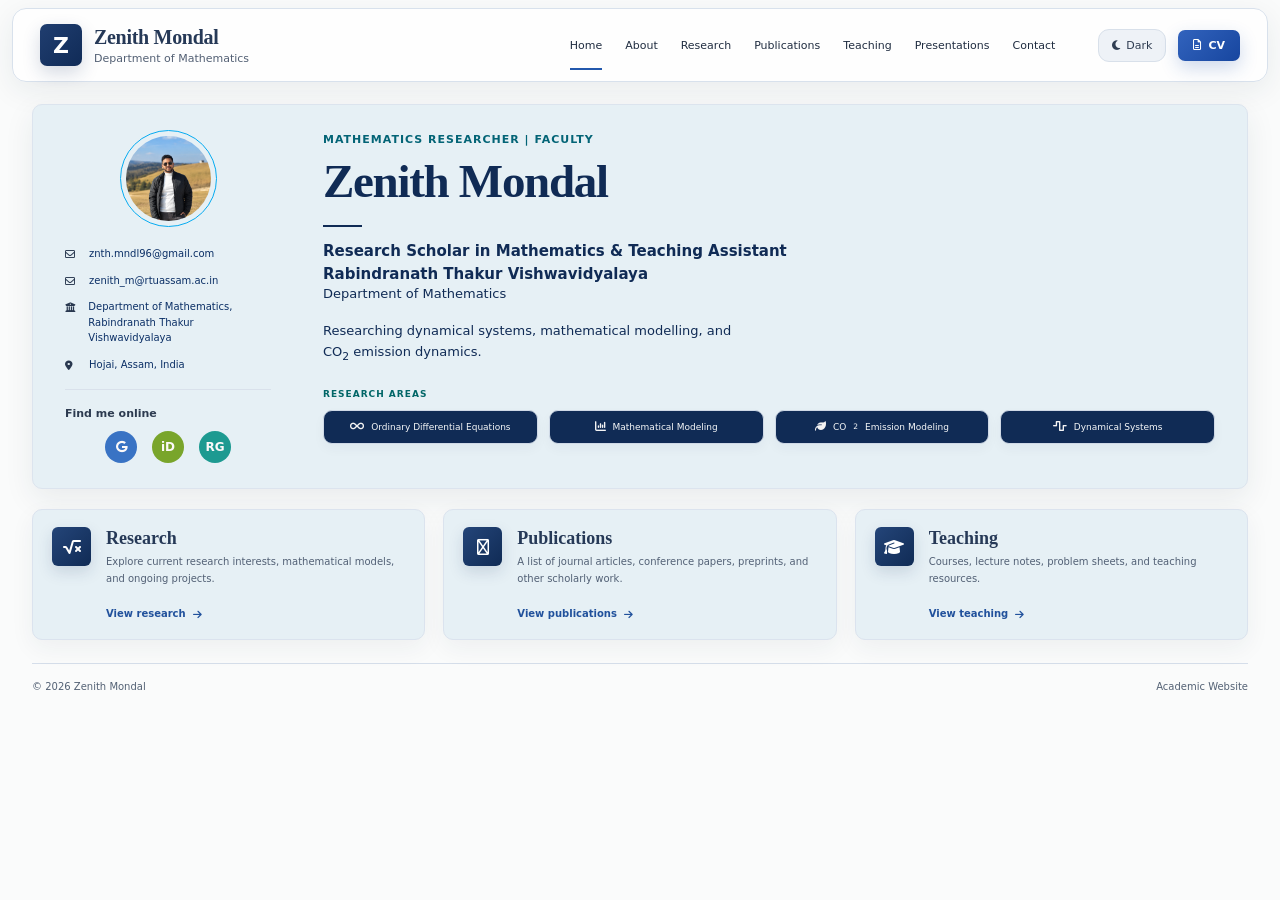
<file: index.html>
<!DOCTYPE html>

<html lang="en">

<head>

    <meta charset="UTF-8">

    <meta name="viewport"
          content="width=device-width, initial-scale=1.0">

    <meta name="description"
          content="Academic website of Zenith Mondal, Mathematics Research Scholar.">

    <title>Zenith Mondal | Mathematics</title>


    <!-- Google Fonts -->

    <link rel="preconnect"
          href="https://fonts.googleapis.com">

    <link rel="preconnect"
          href="https://fonts.gstatic.com"
          crossorigin>


    <link href="https://fonts.googleapis.com/css2?family=Inter:wght@400;500;600;700&display=swap"
          rel="stylesheet">


    <!-- Font Awesome -->

    <link rel="stylesheet"
          href="https://cdnjs.cloudflare.com/ajax/libs/font-awesome/6.5.2/css/all.min.css">


    <!-- Main CSS -->

    <link rel="stylesheet"
          href="css/style.css">

</head>


<body>


<!-- =========================
     NAVBAR
========================= -->

<header class="topbar">


    <!-- BRAND -->

    <a class="brand"
       href="index.html">

        <span class="brand-mark">
            Z
        </span>


        <span class="brand-text">

            <strong>
                Zenith Mondal
            </strong>

            <small>
                Department of Mathematics
            </small>

        </span>

    </a>



    <!-- NAVIGATION -->

    <nav class="nav"
         id="nav">

        <a href="index.html"
           class="active">
            Home
        </a>


        <a href="about.html">
            About
        </a>


        <a href="research.html">
            Research
        </a>


        <a href="publications.html">
            Publications
        </a>


        <a href="teaching.html">
            Teaching
        </a>


        <a href="presentations.html">
            Presentations
        </a>


        <a href="contact.html">
            Contact
        </a>

    </nav>



    <!-- ACTION BUTTONS -->

    <div class="top-actions">


        <!-- DARK MODE -->

        <button class="theme-btn"
                id="themeToggle"
                aria-label="Toggle dark mode">

            <i class="fa-solid fa-moon"></i>

            <span>
                Dark
            </span>

        </button>



        <!-- CV -->

        <a class="cv-btn"
           href="files/CURRICULUM VITAE.pdf"
           target="_blank">

            <i class="fa-regular fa-file-lines"></i>

            <span>
                CV
            </span>

        </a>



        <!-- MOBILE MENU -->

        <button class="menu-btn"
                id="menuToggle"
                aria-label="Open navigation">

            <i class="fa-solid fa-bars"></i>

        </button>


    </div>


</header>



<!-- =========================
     MAIN
========================= -->

<main class="shell">


<!-- =========================
     HERO SECTION
========================= -->

<section class="hero-card">


    <!-- LEFT SIDEBAR -->

    <aside class="profile-wrap">


        <!-- PHOTO -->

        <div class="profile-image-box">

            <img
                class="profile-photo"

                src="images/profile.png"

                alt="Zenith Mondal"

                onerror="this.src='images/profile-placeholder.svg'">

        </div>



        <!-- CONTACT -->

        <div class="contact-list">


            <a href="mailto:znth.mndl96@gmail.com">

                <i class="fa-regular fa-envelope"></i>

                <span>
                    znth.mndl96@gmail.com
                </span>

            </a>



            <a href="mailto:zenith_m@rtuassam.ac.in">

                <i class="fa-regular fa-envelope"></i>

                <span>
                    zenith_m@rtuassam.ac.in
                </span>

            </a>



            <div>

                <i class="fa-solid fa-building-columns"></i>

                <span>

                    Department of Mathematics,

                    <br>

                    Rabindranath Thakur Vishwavidyalaya

                </span>

            </div>



            <div>

                <i class="fa-solid fa-location-dot"></i>

                <span>

                    Hojai, Assam, India

                </span>

            </div>


        </div>



        <div class="sidebar-divider"></div>



        <!-- SOCIAL -->

        <div class="online-title">

            Find me online

        </div>



        <div class="social-row">


            <!-- GOOGLE SCHOLAR -->

            <a
                class="scholar"
                href="https://scholar.google.com/citations?user=d3D9UiIAAAAJ&hl=en&oi=ao"

                target="_blank"

                aria-label="Google Scholar">

                <i class="fa-brands fa-google"></i>

            </a>



            <!-- ORCID -->

            <a
                class="orcid"
                href="https://orcid.org/0009-0007-7200-3568"

                target="_blank"

                aria-label="ORCID">

                iD

            </a>



            <!-- RESEARCHGATE -->

            <a
                class="researchgate"
                href="https://www.researchgate.net/profile/Zenith-Mondal-2"

                target="_blank"

                aria-label="ResearchGate">

                RG

            </a>


        </div>


    </aside>



    <!-- RIGHT CONTENT -->

    <div class="hero-content">


        <!-- LABEL -->

        <div class="hero-label">

            Mathematics Researcher |
            Faculty

        </div>



        <!-- NAME -->

        <h1>

            Zenith Mondal

        </h1>



        <!-- DESIGN LINE -->

        <div class="name-line"></div>



        <!-- POSITION -->

        <p class="subtitle">

            Research Scholar in Mathematics & Teaching Assistant

        </p>



        <!-- UNIVERSITY -->

        <h3>

            Rabindranath Thakur Vishwavidyalaya

        </h3>



        <p class="muted">

            Department of Mathematics

        </p>



        <!-- RESEARCH -->

        <p class="research-statement">

            Researching dynamical systems,
            mathematical modelling, and
            CO<sub>2</sub> emission dynamics.

        </p>



        <!-- RESEARCH AREAS -->

        <div class="section-block">


            <div class="eyebrow">

                Research Areas

            </div>



            <div class="tags">


                <span>

                    <i class="fa-solid fa-infinity"></i>

                    Ordinary Differential Equations

                </span>



                <span>

                    <i class="fa-solid fa-chart-column"></i>

                    Mathematical Modeling

                </span>



                <span>

                    <i class="fa-solid fa-leaf"></i>

                    CO<sub>2</sub>Emission Modeling

                </span>



                <span>

                    <i class="fa-solid fa-wave-square"></i>

                    Dynamical Systems

                </span>


            </div>


        </div>


    </div>


</section>



<!-- =========================
     QUICK LINKS
========================= -->

<section class="content-grid">


    <!-- RESEARCH -->

    <article class="info-card">


        <div class="card-icon">

            <i class="fa-solid fa-square-root-variable"></i>

        </div>


        <div class="card-content">

            <h2>

                Research

            </h2>


            <p>

                Explore current research interests,
                mathematical models, and ongoing projects.

            </p>


            <a
                class="arrow-link"
                href="research.html">

                View research

                <i class="fa-solid fa-arrow-right"></i>

            </a>

        </div>


    </article>



    <!-- PUBLICATIONS -->

    <article class="info-card">


        <div class="card-icon">

            <i class="fa-regular fa-book"></i>

        </div>


        <div class="card-content">

            <h2>

                Publications

            </h2>


            <p>

                A list of journal articles,
                conference papers, preprints,
                and other scholarly work.

            </p>


            <a
                class="arrow-link"
                href="publications.html">

                View publications

                <i class="fa-solid fa-arrow-right"></i>

            </a>

        </div>


    </article>



    <!-- TEACHING -->

    <article class="info-card">


        <div class="card-icon">

            <i class="fa-solid fa-graduation-cap"></i>

        </div>


        <div class="card-content">

            <h2>

                Teaching

            </h2>


            <p>

                Courses, lecture notes,
                problem sheets, and
                teaching resources.

            </p>


            <a
                class="arrow-link"
                href="teaching.html">

                View teaching

                <i class="fa-solid fa-arrow-right"></i>

            </a>

        </div>


    </article>


</section>


</main>



<!-- =========================
     FOOTER
========================= -->

<footer>


    <span>

        ©
        <span id="year"></span>

        Zenith Mondal

    </span>


    <span>

        Academic Website

    </span>


</footer>



<!-- JAVASCRIPT -->

<script src="js/script.js"></script>


</body>

</html>
</file>
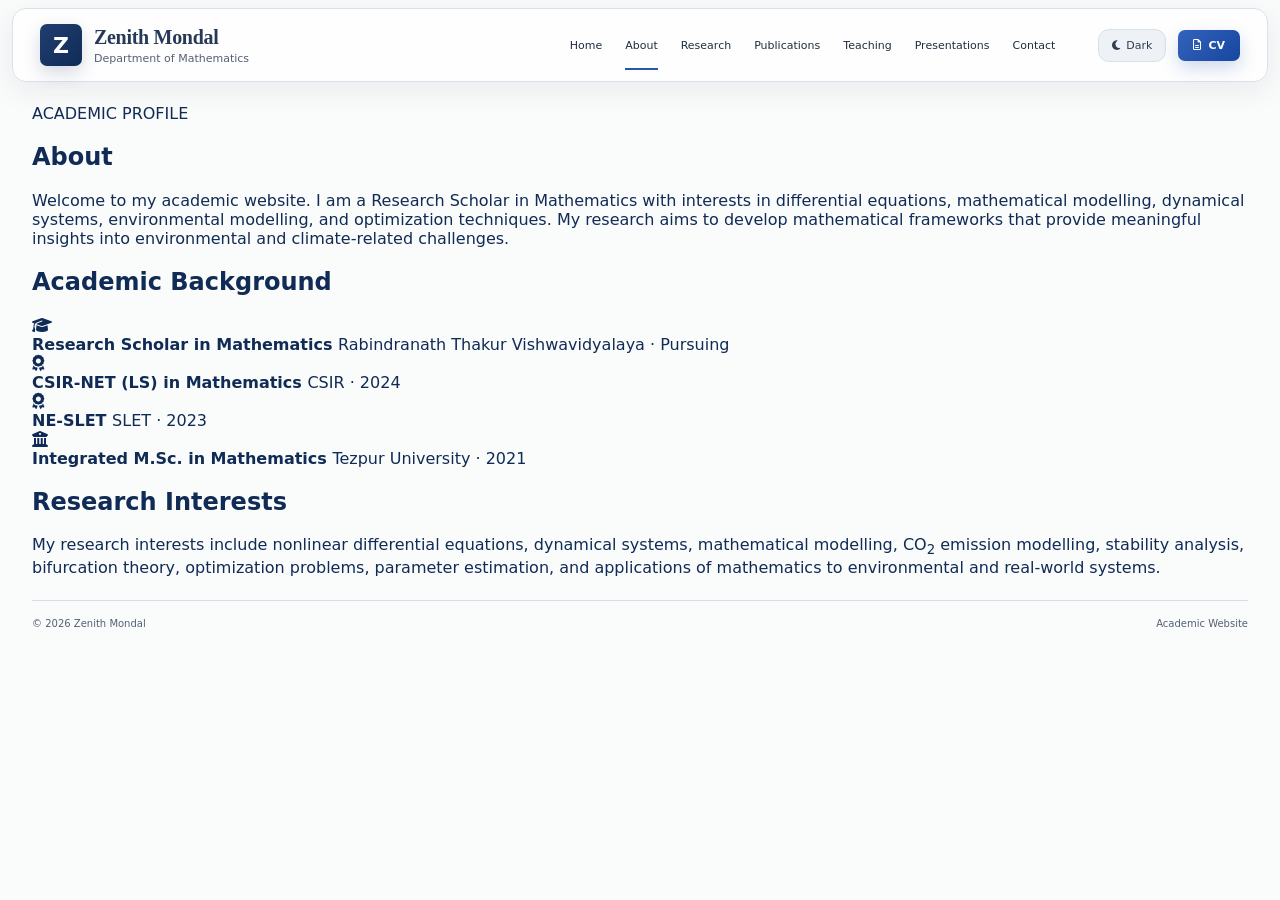
<file: about.html>
<!DOCTYPE html>

<html lang="en">

<head>

    <meta charset="UTF-8">

    <meta name="viewport"
          content="width=device-width, initial-scale=1.0">

    <meta name="description"
          content="Academic profile and background of Zenith Mondal.">

    <title>About | Zenith Mondal</title>


    <!-- Google Fonts -->

    <link rel="preconnect"
          href="https://fonts.googleapis.com">

    <link rel="preconnect"
          href="https://fonts.gstatic.com"
          crossorigin>


    <link href="https://fonts.googleapis.com/css2?family=Inter:wght@400;500;600;700&display=swap"
          rel="stylesheet">


    <!-- Font Awesome -->

    <link rel="stylesheet"
          href="https://cdnjs.cloudflare.com/ajax/libs/font-awesome/6.5.2/css/all.min.css">


    <!-- Main CSS -->

    <link rel="stylesheet"
          href="css/style.css">

</head>


<body>


<!-- =========================
     NAVBAR
========================= -->

<header class="topbar">


    <!-- BRAND -->

    <a class="brand"
       href="index.html">

        <span class="brand-mark">
            Z
        </span>


        <span class="brand-text">

            <strong>
                Zenith Mondal
            </strong>

            <small>
                Department of Mathematics
            </small>

        </span>

    </a>



    <!-- NAVIGATION -->

    <nav class="nav"
         id="nav">


        <a href="index.html">
            Home
        </a>


        <a href="about.html"
           class="active">
            About
        </a>


        <a href="research.html">
            Research
        </a>


        <a href="publications.html">
            Publications
        </a>


        <a href="teaching.html">
            Teaching
        </a>


        <a href="presentations.html">
            Presentations
        </a>


        <a href="contact.html">
            Contact
        </a>


    </nav>



    <!-- ACTION BUTTONS -->

    <div class="top-actions">


        <!-- DARK MODE -->

        <button class="theme-btn"
                id="themeToggle"
                aria-label="Toggle dark mode">

            <i class="fa-solid fa-moon"></i>

            <span>
                Dark
            </span>

        </button>



        <!-- CV -->

        <a class="cv-btn"
           href="files/CURRICULUM VITAE.pdf"
           target="_blank">

            <i class="fa-regular fa-file-lines"></i>

            <span>
                CV
            </span>

        </a>



        <!-- MOBILE MENU -->

        <button class="menu-btn"
                id="menuToggle"
                aria-label="Open navigation">

            <i class="fa-solid fa-bars"></i>

        </button>


    </div>


</header>



<!-- =========================
     MAIN CONTENT
========================= -->

<main class="shell">


    <!-- PAGE LABEL -->

    <div class="page-heading">

        <span>
            ACADEMIC PROFILE
        </span>

    </div>



    <!-- ABOUT CARD -->

    <section class="page-card">


        <!-- TITLE -->

        <h1>
            About
        </h1>



        <!-- INTRODUCTION -->

        <p class="lead">

            Welcome to my academic website. I am a Research Scholar
            in Mathematics with interests in differential equations,
            mathematical modelling, dynamical systems, environmental
            modelling, and optimization techniques. My research aims
            to develop mathematical frameworks that provide meaningful
            insights into environmental and climate-related challenges.

        </p>



        <!-- =========================
             ACADEMIC BACKGROUND
        ========================= -->

        <h2 class="section-title">

            Academic Background

        </h2>



        <div class="timeline">


            <!-- PHD -->

            <div>

                <div class="timeline-icon">

                    <i class="fa-solid fa-graduation-cap"></i>

                </div>


                <div>

                    <strong>

                        Research Scholar in Mathematics

                    </strong>


                    <span>

                        Rabindranath Thakur Vishwavidyalaya
                        · Pursuing

                    </span>

                </div>

            </div>



            <!-- CSIR NET -->

            <div>

                <div class="timeline-icon">

                    <i class="fa-solid fa-award"></i>

                </div>


                <div>

                    <strong>

                        CSIR-NET (LS) in Mathematics

                    </strong>


                    <span>

                        CSIR · 2024

                    </span>

                </div>

            </div>



            <!-- SLET -->

            <div>

                <div class="timeline-icon">

                    <i class="fa-solid fa-award"></i>

                </div>


                <div>

                    <strong>

                        NE-SLET

                    </strong>


                    <span>

                        SLET · 2023

                    </span>

                </div>

            </div>



            <!-- MSC -->

            <div>

                <div class="timeline-icon">

                    <i class="fa-solid fa-university"></i>

                </div>


                <div>

                    <strong>

                        Integrated M.Sc. in Mathematics

                    </strong>


                    <span>

                        Tezpur University · 2021

                    </span>

                </div>

            </div>


        </div>



        <!-- =========================
             RESEARCH INTERESTS
        ========================= -->

        <h2 class="section-title">

            Research Interests

        </h2>



        <p class="about-text">

            My research interests include nonlinear differential
            equations, dynamical systems, mathematical modelling,
            CO<sub>2</sub> emission modelling, stability analysis,
            bifurcation theory, optimization problems, parameter
            estimation, and applications of mathematics to
            environmental and real-world systems.

        </p>


    </section>


</main>



<!-- =========================
     FOOTER
========================= -->

<footer>


    <span>

        ©
        <span id="year"></span>

        Zenith Mondal

    </span>


    <span>

        Academic Website

    </span>


</footer>



<!-- JAVASCRIPT -->

<script src="js/script.js"></script>


</body>

</html>
</file>
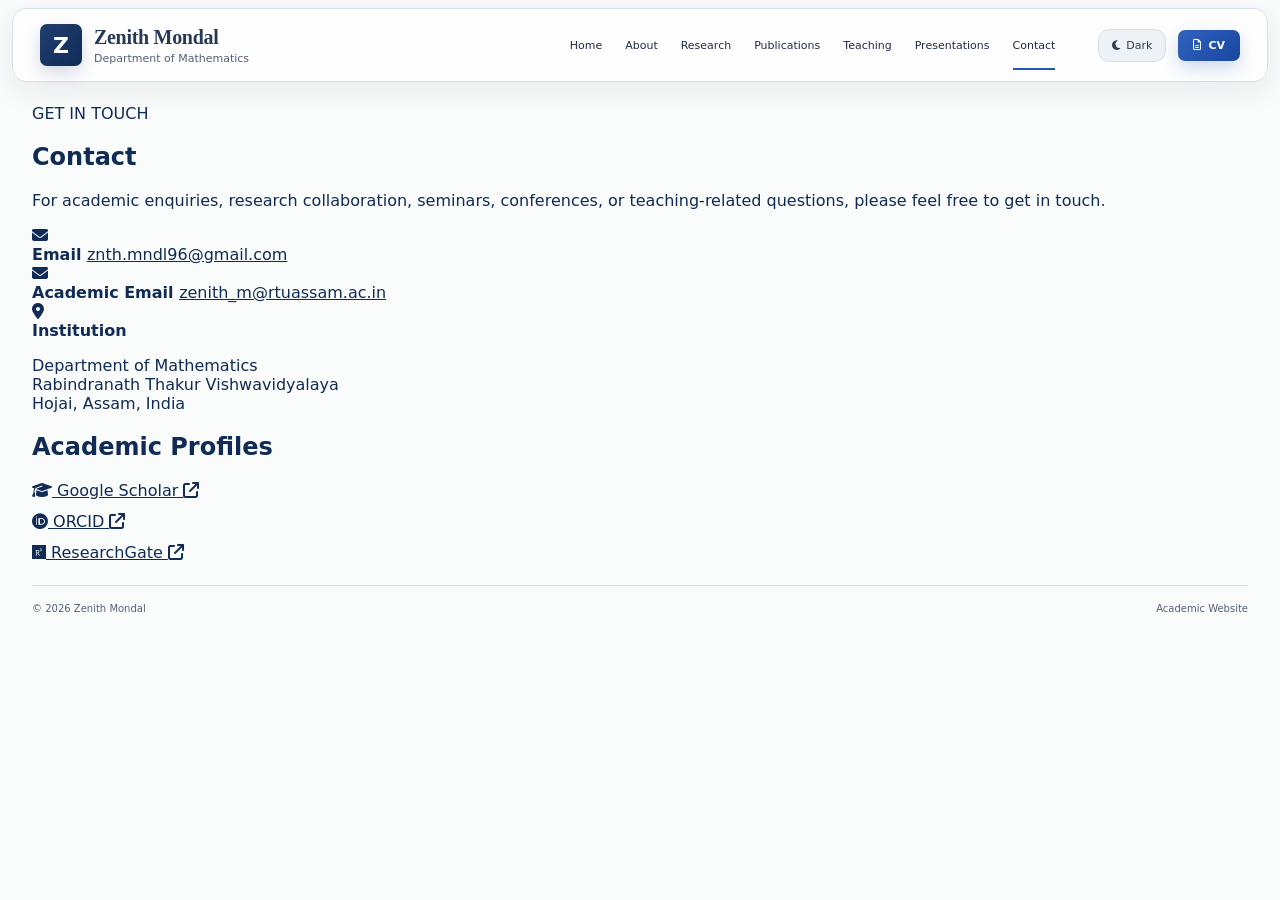
<file: contact.html>
<!DOCTYPE html>

<html lang="en">

<head>

    <meta charset="UTF-8">

    <meta name="viewport"
          content="width=device-width, initial-scale=1.0">

    <meta name="description"
          content="Contact information for Zenith Mondal.">

    <title>Contact | Zenith Mondal</title>


    <!-- Google Fonts -->

    <link rel="preconnect"
          href="https://fonts.googleapis.com">

    <link rel="preconnect"
          href="https://fonts.gstatic.com"
          crossorigin>

    <link href="https://fonts.googleapis.com/css2?family=Inter:wght@400;500;600;700&display=swap"
          rel="stylesheet">


    <!-- Font Awesome -->

    <link rel="stylesheet"
          href="https://cdnjs.cloudflare.com/ajax/libs/font-awesome/6.5.2/css/all.min.css">


    <!-- Main CSS -->

    <link rel="stylesheet"
          href="css/style.css">

</head>


<body>


<!-- =========================
     NAVBAR
========================= -->

<header class="topbar">


    <!-- BRAND -->

    <a class="brand"
       href="index.html">

        <span class="brand-mark">
            Z
        </span>


        <span class="brand-text">

            <strong>
                Zenith Mondal
            </strong>

            <small>
                Department of Mathematics
            </small>

        </span>

    </a>



    <!-- NAVIGATION -->

    <nav class="nav"
         id="nav">

        <a href="index.html">
            Home
        </a>

        <a href="about.html">
            About
        </a>

        <a href="research.html">
            Research
        </a>

        <a href="publications.html">
            Publications
        </a>

        <a href="teaching.html">
            Teaching
        </a>

        <a href="presentations.html">
            Presentations
        </a>

        <a href="contact.html"
           class="active">
            Contact
        </a>

    </nav>



    <!-- ACTIONS -->

    <div class="top-actions">


        <!-- DARK MODE -->

        <button class="theme-btn"
                id="themeToggle"
                aria-label="Toggle dark mode">

            <i class="fa-solid fa-moon"></i>

            <span>
                Dark
            </span>

        </button>



        <!-- CV -->

        <a class="cv-btn"
           href="files/CURRICULUM VITAE.pdf"
           target="_blank">

            <i class="fa-regular fa-file-lines"></i>

            <span>
                CV
            </span>

        </a>



        <!-- MOBILE MENU -->

        <button class="menu-btn"
                id="menuToggle"
                aria-label="Open navigation">

            <i class="fa-solid fa-bars"></i>

        </button>


    </div>


</header>



<!-- =========================
     MAIN CONTENT
========================= -->

<main class="shell">


    <!-- PAGE LABEL -->

    <div class="page-heading">

        <span>
            GET IN TOUCH
        </span>

    </div>



    <!-- CONTACT CARD -->

    <section class="page-card">


        <!-- TITLE -->

        <h1>
            Contact
        </h1>



        <!-- INTRO -->

        <p class="lead">

            For academic enquiries, research collaboration,
            seminars, conferences, or teaching-related questions,
            please feel free to get in touch.

        </p>



        <!-- =========================
             CONTACT DETAILS
        ========================= -->

        <div class="contact-big">


            <!-- EMAIL 1 -->

            <div>

                <span class="contact-icon">

                    <i class="fa-solid fa-envelope"></i>

                </span>


                <div>

                    <strong>
                        Email
                    </strong>


                    <a href="mailto:znth.mndl96@gmail.com">

                        znth.mndl96@gmail.com

                    </a>

                </div>

            </div>



            <!-- EMAIL 2 -->

            <div>

                <span class="contact-icon">

                    <i class="fa-solid fa-envelope"></i>

                </span>


                <div>

                    <strong>
                        Academic Email
                    </strong>


                    <a href="mailto:zenith_m@rtuassam.ac.in">

                        zenith_m@rtuassam.ac.in

                    </a>

                </div>

            </div>



            <!-- LOCATION -->

            <div>

                <span class="contact-icon">

                    <i class="fa-solid fa-location-dot"></i>

                </span>


                <div>

                    <strong>
                        Institution
                    </strong>


                    <p>

                        Department of Mathematics

                        <br>

                        Rabindranath Thakur Vishwavidyalaya

                        <br>

                        Hojai, Assam, India

                    </p>

                </div>

            </div>


        </div>



        <!-- =========================
             ONLINE PROFILES
        ========================= -->

        <h2 class="section-title">

            Academic Profiles

        </h2>



        <div class="links-box">


            <!-- GOOGLE SCHOLAR -->

            <a href="https://scholar.google.com/citations?user=d3D9UiIAAAAJ&hl=en&oi=ao"
               target="_blank">

                <i class="fa-solid fa-graduation-cap"></i>

                Google Scholar

                <i class="fa-solid fa-arrow-up-right-from-square"></i>

            </a>




            

            <!-- ORCID -->

            <a href="https://orcid.org/my-orcid?orcid=0009-0007-7200-3568"
               target="_blank">

                <i class="fa-brands fa-orcid"></i>

                ORCID

                <i class="fa-solid fa-arrow-up-right-from-square"></i>

            </a>



            <!-- RESEARCHGATE -->

            <a href="https://www.researchgate.net/profile/Zenith-Mondal-2?ev=hdr_xprf"
               target="_blank">

                <i class="fa-brands fa-researchgate"></i>

                ResearchGate

                <i class="fa-solid fa-arrow-up-right-from-square"></i>

            </a>


        </div>


    </section>


</main>



<!-- =========================
     FOOTER
========================= -->

<footer>

    <span>

        ©
        <span id="year"></span>

        Zenith Mondal

    </span>


    <span>
        Academic Website
    </span>

</footer>



<!-- JAVASCRIPT -->

<script src="js/script.js"></script>


</body>

</html>
</file>
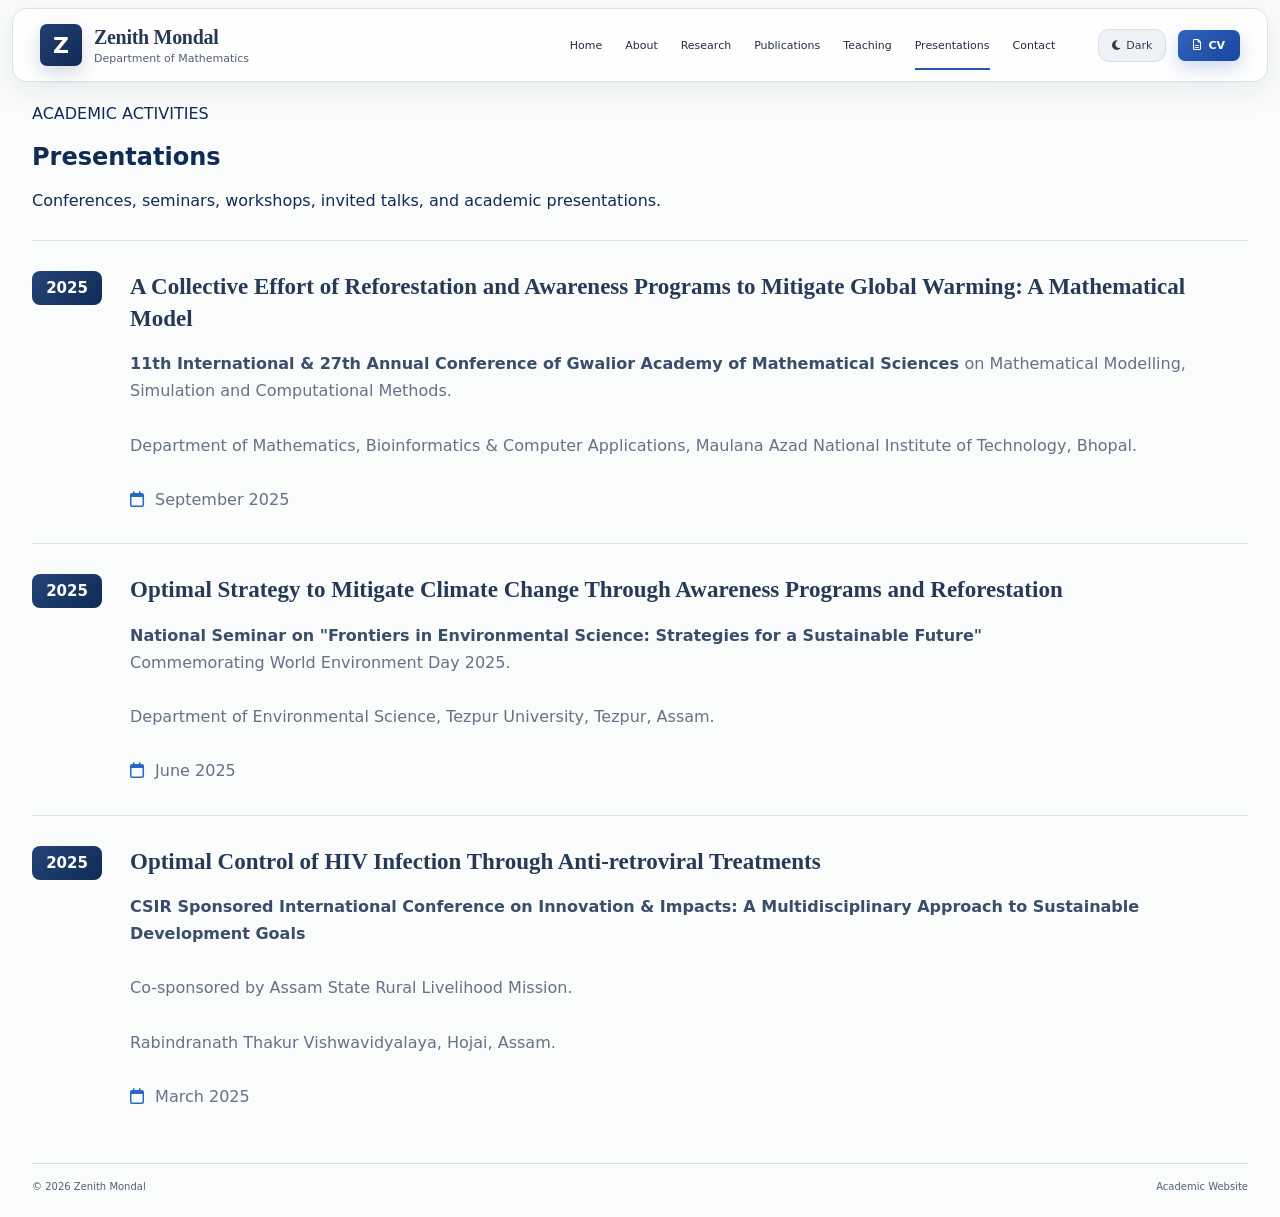
<file: presentations.html>
<!DOCTYPE html>

<html lang="en">

<head>

    <meta charset="UTF-8">

    <meta name="viewport"
          content="width=device-width, initial-scale=1.0">

    <meta name="description"
          content="Conference presentations, seminars, and academic talks by Zenith Mondal.">

    <title>Presentations | Zenith Mondal</title>


    <!-- Google Fonts -->

    <link rel="preconnect"
          href="https://fonts.googleapis.com">

    <link rel="preconnect"
          href="https://fonts.gstatic.com"
          crossorigin>

    <link href="https://fonts.googleapis.com/css2?family=Inter:wght@400;500;600;700&display=swap"
          rel="stylesheet">


    <!-- Font Awesome -->

    <link rel="stylesheet"
          href="https://cdnjs.cloudflare.com/ajax/libs/font-awesome/6.5.2/css/all.min.css">


    <!-- Main CSS -->

    <link rel="stylesheet"
          href="css/style.css">

</head>


<body>


<!-- =========================
     NAVBAR
========================= -->

<header class="topbar">


    <!-- BRAND -->

    <a class="brand"
       href="index.html">

        <span class="brand-mark">
            Z
        </span>


        <span class="brand-text">

            <strong>
                Zenith Mondal
            </strong>

            <small>
                Department of Mathematics
            </small>

        </span>

    </a>



    <!-- NAVIGATION -->

    <nav class="nav"
         id="nav">

        <a href="index.html">
            Home
        </a>

        <a href="about.html">
            About
        </a>

        <a href="research.html">
            Research
        </a>

        <a href="publications.html">
            Publications
        </a>

        <a href="teaching.html">
            Teaching
        </a>

        <a href="presentations.html"
           class="active">
            Presentations
        </a>

        <a href="contact.html">
            Contact
        </a>

    </nav>



    <!-- ACTIONS -->

    <div class="top-actions">


        <!-- DARK MODE -->

        <button class="theme-btn"
                id="themeToggle"
                aria-label="Toggle dark mode">

            <i class="fa-solid fa-moon"></i>

            <span>
                Dark
            </span>

        </button>



        <!-- CV -->

        <a class="cv-btn"
           href="files/CURRICULUM VITAE.pdf"
           target="_blank">

            <i class="fa-regular fa-file-lines"></i>

            <span>
                CV
            </span>

        </a>



        <!-- MOBILE MENU -->

        <button class="menu-btn"
                id="menuToggle"
                aria-label="Open navigation">

            <i class="fa-solid fa-bars"></i>

        </button>


    </div>


</header>



<!-- =========================
     MAIN CONTENT
========================= -->

<main class="shell">


    <!-- PAGE LABEL -->

    <div class="page-heading">

        <span>
            ACADEMIC ACTIVITIES
        </span>

    </div>



    <!-- PRESENTATIONS CARD -->

    <section class="page-card">


        <!-- TITLE -->

        <h1>
            Presentations
        </h1>


        <!-- INTRODUCTION -->

        <p class="lead">

            Conferences, seminars, workshops,
            invited talks, and academic presentations.

        </p>



        <!-- =========================
             PRESENTATION LIST
        ========================= -->


        <!-- PRESENTATION 1 -->

        <div class="event">

            <span class="event-year">
                2025
            </span>


            <div>

                <h2>

                    A Collective Effort of Reforestation and
                    Awareness Programs to Mitigate Global Warming:
                    A Mathematical Model

                </h2>


                <p>

                    <strong>
                        11th International & 27th Annual Conference
                        of Gwalior Academy of Mathematical Sciences
                    </strong>

                    on Mathematical Modelling, Simulation and
                    Computational Methods.

                    <br><br>

                    Department of Mathematics, Bioinformatics &
                    Computer Applications, Maulana Azad National
                    Institute of Technology, Bhopal.

                    <br><br>

                    <i class="fa-regular fa-calendar"></i>
                    September 2025

                </p>

            </div>

        </div>



        <!-- PRESENTATION 2 -->

        <div class="event">

            <span class="event-year">
                2025
            </span>


            <div>

                <h2>

                    Optimal Strategy to Mitigate Climate Change
                    Through Awareness Programs and Reforestation

                </h2>


                <p>

                    <strong>
                        National Seminar on
                        "Frontiers in Environmental Science:
                        Strategies for a Sustainable Future"
                    </strong>

                    <br>

                    Commemorating World Environment Day 2025.

                    <br><br>

                    Department of Environmental Science,
                    Tezpur University,
                    Tezpur, Assam.

                    <br><br>

                    <i class="fa-regular fa-calendar"></i>
                    June 2025

                </p>

            </div>

        </div>



        <!-- PRESENTATION 3 -->

        <div class="event">

            <span class="event-year">
                2025
            </span>


            <div>

                <h2>

                    Optimal Control of HIV Infection
                    Through Anti-retroviral Treatments

                </h2>


                <p>

                    <strong>
                        CSIR Sponsored International Conference on
                        Innovation & Impacts:
                        A Multidisciplinary Approach to
                        Sustainable Development Goals
                    </strong>

                    <br><br>

                    Co-sponsored by Assam State Rural
                    Livelihood Mission.

                    <br><br>

                    Rabindranath Thakur Vishwavidyalaya,
                    Hojai, Assam.

                    <br><br>

                    <i class="fa-regular fa-calendar"></i>
                    March 2025

                </p>

            </div>

        </div>


    </section>


</main>



<!-- =========================
     FOOTER
========================= -->

<footer>

    <span>

        ©
        <span id="year"></span>

        Zenith Mondal

    </span>


    <span>
        Academic Website
    </span>

</footer>



<!-- JAVASCRIPT -->

<script src="js/script.js"></script>


</body>

</html>
</file>
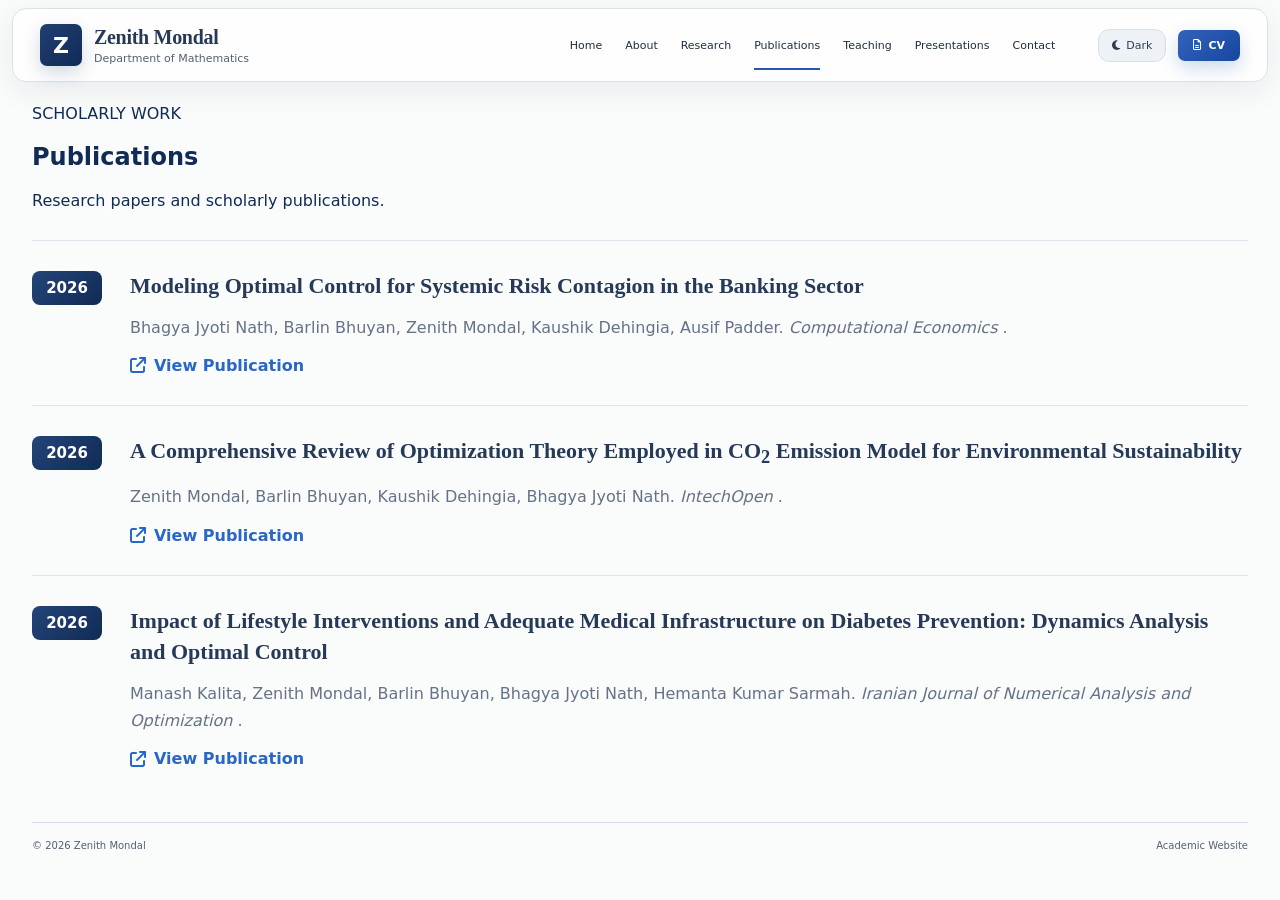
<file: publications.html>
<!DOCTYPE html>

<html lang="en">

<head>

    <meta charset="UTF-8">

    <meta name="viewport"
          content="width=device-width, initial-scale=1.0">

    <meta name="description"
          content="Research publications and scholarly work of Zenith Mondal.">

    <title>Publications | Zenith Mondal</title>


    <!-- Google Fonts -->

    <link rel="preconnect"
          href="https://fonts.googleapis.com">

    <link rel="preconnect"
          href="https://fonts.gstatic.com"
          crossorigin>

    <link href="https://fonts.googleapis.com/css2?family=Inter:wght@400;500;600;700&display=swap"
          rel="stylesheet">


    <!-- Font Awesome -->

    <link rel="stylesheet"
          href="https://cdnjs.cloudflare.com/ajax/libs/font-awesome/6.5.2/css/all.min.css">


    <!-- Main CSS -->

    <link rel="stylesheet"
          href="css/style.css">

</head>


<body>


<!-- =========================
     NAVBAR
========================= -->

<header class="topbar">


    <!-- BRAND -->

    <a class="brand"
       href="index.html">

        <span class="brand-mark">
            Z
        </span>


        <span class="brand-text">

            <strong>
                Zenith Mondal
            </strong>

            <small>
                Department of Mathematics
            </small>

        </span>

    </a>



    <!-- NAVIGATION -->

    <nav class="nav"
         id="nav">

        <a href="index.html">
            Home
        </a>

        <a href="about.html">
            About
        </a>

        <a href="research.html">
            Research
        </a>

        <a href="publications.html"
           class="active">
            Publications
        </a>

        <a href="teaching.html">
            Teaching
        </a>

        <a href="presentations.html">
            Presentations
        </a>

        <a href="contact.html">
            Contact
        </a>

    </nav>



    <!-- ACTIONS -->

    <div class="top-actions">


        <!-- DARK MODE -->

        <button class="theme-btn"
                id="themeToggle"
                aria-label="Toggle dark mode">

            <i class="fa-solid fa-moon"></i>

            <span>
                Dark
            </span>

        </button>



        <!-- CV -->

        <a class="cv-btn"
           href="files/CURRICULUM VITAE.pdf"
           target="_blank">

            <i class="fa-regular fa-file-lines"></i>

            <span>
                CV
            </span>

        </a>



        <!-- MOBILE MENU -->

        <button class="menu-btn"
                id="menuToggle"
                aria-label="Open navigation">

            <i class="fa-solid fa-bars"></i>

        </button>


    </div>


</header>



<!-- =========================
     MAIN CONTENT
========================= -->

<main class="shell">


    <!-- PAGE LABEL -->

    <div class="page-heading">

        <span>
            SCHOLARLY WORK
        </span>

    </div>



    <!-- PUBLICATIONS CARD -->

    <section class="page-card">


        <h1>
            Publications
        </h1>


        <p class="lead">

            Research papers and scholarly publications.

        </p>



        <!-- =========================
             PUBLICATION LIST
        ========================= -->


        <!-- PUBLICATION 1 -->

        <div class="pub">

            <span class="pub-year">

                2026

            </span>


            <div>

                <h2>

                    Modeling Optimal Control for Systemic Risk
                    Contagion in the Banking Sector

                </h2>


                <p>

                    Bhagya Jyoti Nath, Barlin Bhuyan,
                    Zenith Mondal, Kaushik Dehingia,
                    Ausif Padder.

                    <em>
                        Computational Economics
                    </em>.

                </p>


                <a href="https://doi.org/10.1007/s10614-026-11335-6"
                   target="_blank"
                   rel="noopener noreferrer">

                    <i class="fa-solid fa-arrow-up-right-from-square"></i>

                    View Publication

                </a>

            </div>

        </div>



        <!-- PUBLICATION 2 -->

        <div class="pub">

            <span class="pub-year">

                2026

            </span>


            <div>

                <h2>

                    A Comprehensive Review of Optimization Theory
                    Employed in CO<sub>2</sub> Emission Model
                    for Environmental Sustainability

                </h2>


                <p>

                    Zenith Mondal, Barlin Bhuyan,
                    Kaushik Dehingia, Bhagya Jyoti Nath.

                    <em>
                        IntechOpen
                    </em>.

                </p>


                <a href="https://doi.org/10.5772/intechopen.1016066"
                   target="_blank"
                   rel="noopener noreferrer">

                    <i class="fa-solid fa-arrow-up-right-from-square"></i>

                    View Publication

                </a>

            </div>

        </div>



        <!-- PUBLICATION 3 -->

        <div class="pub">

            <span class="pub-year">

                2026

            </span>


            <div>

                <h2>

                    Impact of Lifestyle Interventions and
                    Adequate Medical Infrastructure on
                    Diabetes Prevention: Dynamics Analysis
                    and Optimal Control

                </h2>


                <p>

                    Manash Kalita, Zenith Mondal,
                    Barlin Bhuyan, Bhagya Jyoti Nath,
                    Hemanta Kumar Sarmah.

                    <em>
                        Iranian Journal of Numerical
                        Analysis and Optimization
                    </em>.

                </p>


                <a href="https://doi.org/10.22067/ijnao.2026.97704.1834"
                   target="_blank"
                   rel="noopener noreferrer">

                    <i class="fa-solid fa-arrow-up-right-from-square"></i>

                    View Publication

                </a>

            </div>

        </div>


    </section>


</main>



<!-- =========================
     FOOTER
========================= -->

<footer>

    <span>

        ©
        <span id="year"></span>

        Zenith Mondal

    </span>


    <span>
        Academic Website
    </span>

</footer>



<!-- JAVASCRIPT -->

<script src="js/script.js"></script>


</body>

</html>
</file>
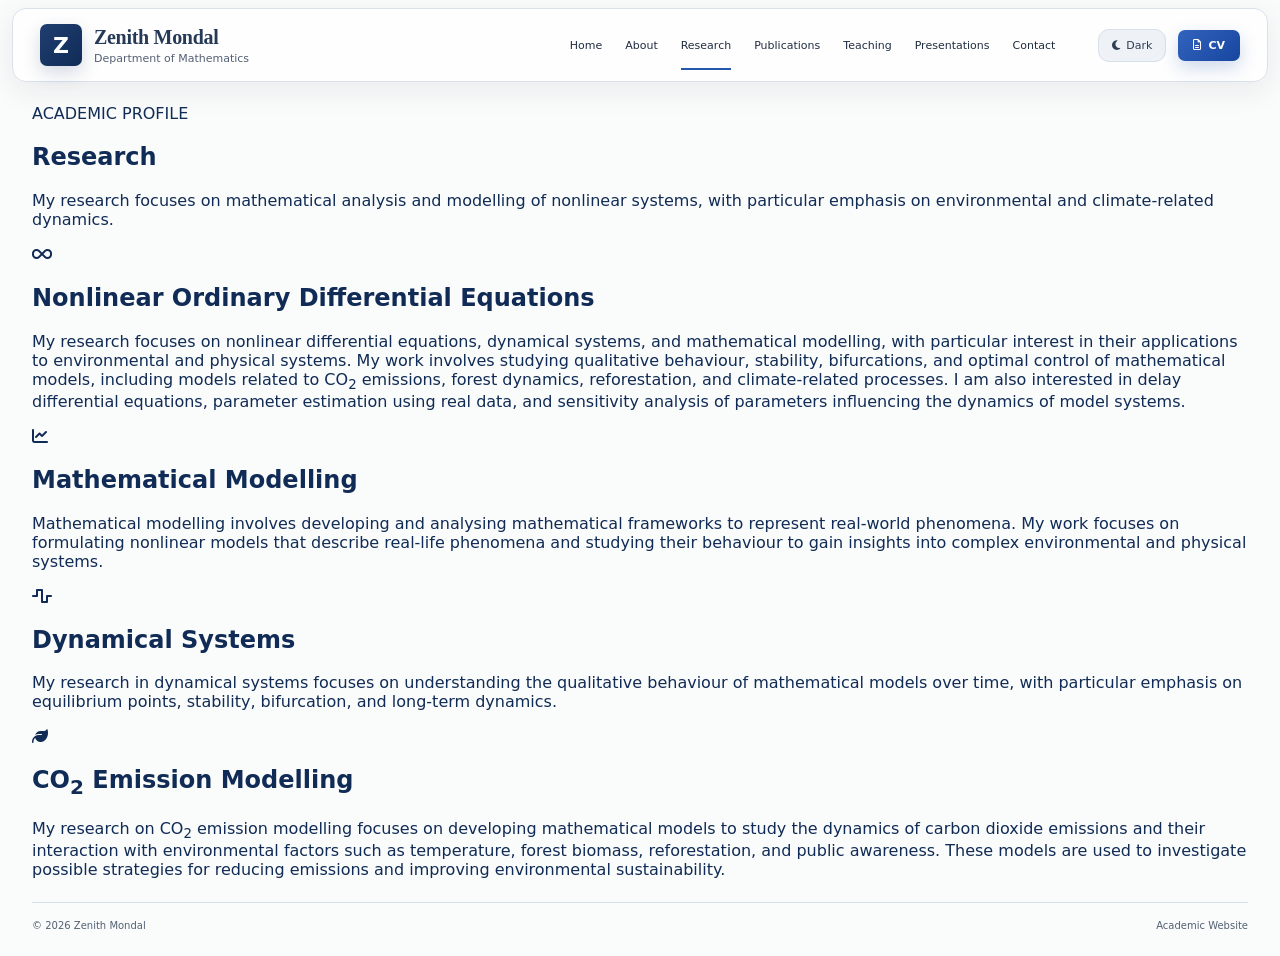
<file: research.html>
<!DOCTYPE html>

<html lang="en">

<head>

    <meta charset="UTF-8">

    <meta name="viewport"
          content="width=device-width, initial-scale=1.0">

    <meta name="description"
          content="Research interests and academic work of Zenith Mondal.">

    <title>Research | Zenith Mondal</title>


    <!-- Google Fonts -->

    <link rel="preconnect"
          href="https://fonts.googleapis.com">

    <link rel="preconnect"
          href="https://fonts.gstatic.com"
          crossorigin>


    <link href="https://fonts.googleapis.com/css2?family=Inter:wght@400;500;600;700&display=swap"
          rel="stylesheet">


    <!-- Font Awesome -->

    <link rel="stylesheet"
          href="https://cdnjs.cloudflare.com/ajax/libs/font-awesome/6.5.2/css/all.min.css">


    <!-- Main CSS -->

    <link rel="stylesheet"
          href="css/style.css">

</head>


<body>


<!-- =========================
     NAVBAR
========================= -->

<header class="topbar">


    <!-- BRAND -->

    <a class="brand"
       href="index.html">

        <span class="brand-mark">
            Z
        </span>


        <span>

            <strong>
                Zenith Mondal
            </strong>

            <small>
                Department of Mathematics
            </small>

        </span>

    </a>



    <!-- NAVIGATION -->

    <nav class="nav"
         id="nav">

        <a href="index.html">
            Home
        </a>


        <a href="about.html">
            About
        </a>


        <a href="research.html"
           class="active">
            Research
        </a>


        <a href="publications.html">
            Publications
        </a>


        <a href="teaching.html">
            Teaching
        </a>


        <a href="presentations.html">
            Presentations
        </a>


        <a href="contact.html">
            Contact
        </a>

    </nav>



    <!-- ACTION BUTTONS -->

    <div class="top-actions">


        <!-- DARK MODE -->

        <button class="theme-btn"
                id="themeToggle"
                aria-label="Toggle dark mode">

            <i class="fa-solid fa-moon"></i>

            <span>
                Dark
            </span>

        </button>



        <!-- CV -->

        <a class="cv-btn"
           href="files/CURRICULUM VITAE.pdf"
           target="_blank">

            <i class="fa-regular fa-file-lines"></i>

            <span>
                CV
            </span>

        </a>



        <!-- MOBILE MENU -->

        <button class="menu-btn"
                id="menuToggle"
                aria-label="Open navigation">

            <i class="fa-solid fa-bars"></i>

        </button>


    </div>


</header>



<!-- =========================
     MAIN
========================= -->

<main class="shell">


    <!-- PAGE HEADING -->

    <div class="page-heading">

        <span>
            ACADEMIC PROFILE
        </span>

    </div>



    <!-- =========================
         RESEARCH PAGE
    ========================= -->

    <section class="page-card">


        <!-- TITLE -->

        <h1>

            Research

        </h1>



        <!-- INTRODUCTION -->

        <p class="lead">

            My research focuses on mathematical analysis
            and modelling of nonlinear systems, with particular
            emphasis on environmental and climate-related dynamics.

        </p>



        <!-- =========================
             RESEARCH AREAS
        ========================= -->

        <div class="research-list">


            <!-- 1 -->

            <article>

                <div class="research-icon">

                    <i class="fa-solid fa-infinity"></i>

                </div>


                <h2>

                    Nonlinear Ordinary Differential Equations

                </h2>


                <p>

                    My research focuses on nonlinear differential
                    equations, dynamical systems, and mathematical
                    modelling, with particular interest in their
                    applications to environmental and physical systems.

                    My work involves studying qualitative behaviour,
                    stability, bifurcations, and optimal control of
                    mathematical models, including models related to
                    CO<sub>2</sub> emissions, forest dynamics,
                    reforestation, and climate-related processes.

                    I am also interested in delay differential equations,
                    parameter estimation using real data, and sensitivity
                    analysis of parameters influencing the dynamics of
                    model systems.

                </p>

            </article>



            <!-- 2 -->

            <article>

                <div class="research-icon">

                    <i class="fa-solid fa-chart-line"></i>

                </div>


                <h2>

                    Mathematical Modelling

                </h2>


                <p>

                    Mathematical modelling involves developing and
                    analysing mathematical frameworks to represent
                    real-world phenomena.

                    My work focuses on formulating nonlinear models
                    that describe real-life phenomena and studying
                    their behaviour to gain insights into complex
                    environmental and physical systems.

                </p>

            </article>



            <!-- 3 -->

            <article>

                <div class="research-icon">

                    <i class="fa-solid fa-wave-square"></i>

                </div>


                <h2>

                    Dynamical Systems

                </h2>


                <p>

                    My research in dynamical systems focuses on
                    understanding the qualitative behaviour of
                    mathematical models over time, with particular
                    emphasis on equilibrium points, stability,
                    bifurcation, and long-term dynamics.

                </p>

            </article>



            <!-- 4 -->

            <article>

                <div class="research-icon">

                    <i class="fa-solid fa-leaf"></i>

                </div>


                <h2>

                    CO<sub>2</sub> Emission Modelling

                </h2>


                <p>

                    My research on CO<sub>2</sub> emission modelling
                    focuses on developing mathematical models to study
                    the dynamics of carbon dioxide emissions and their
                    interaction with environmental factors such as
                    temperature, forest biomass, reforestation, and
                    public awareness.

                    These models are used to investigate possible
                    strategies for reducing emissions and improving
                    environmental sustainability.

                </p>

            </article>


        </div>


    </section>


</main>



<!-- =========================
     FOOTER
========================= -->

<footer>


    <span>

        ©
        <span id="year"></span>

        Zenith Mondal

    </span>


    <span>

        Academic Website

    </span>


</footer>



<!-- JAVASCRIPT -->

<script src="js/script.js"></script>


</body>

</html>
</file>
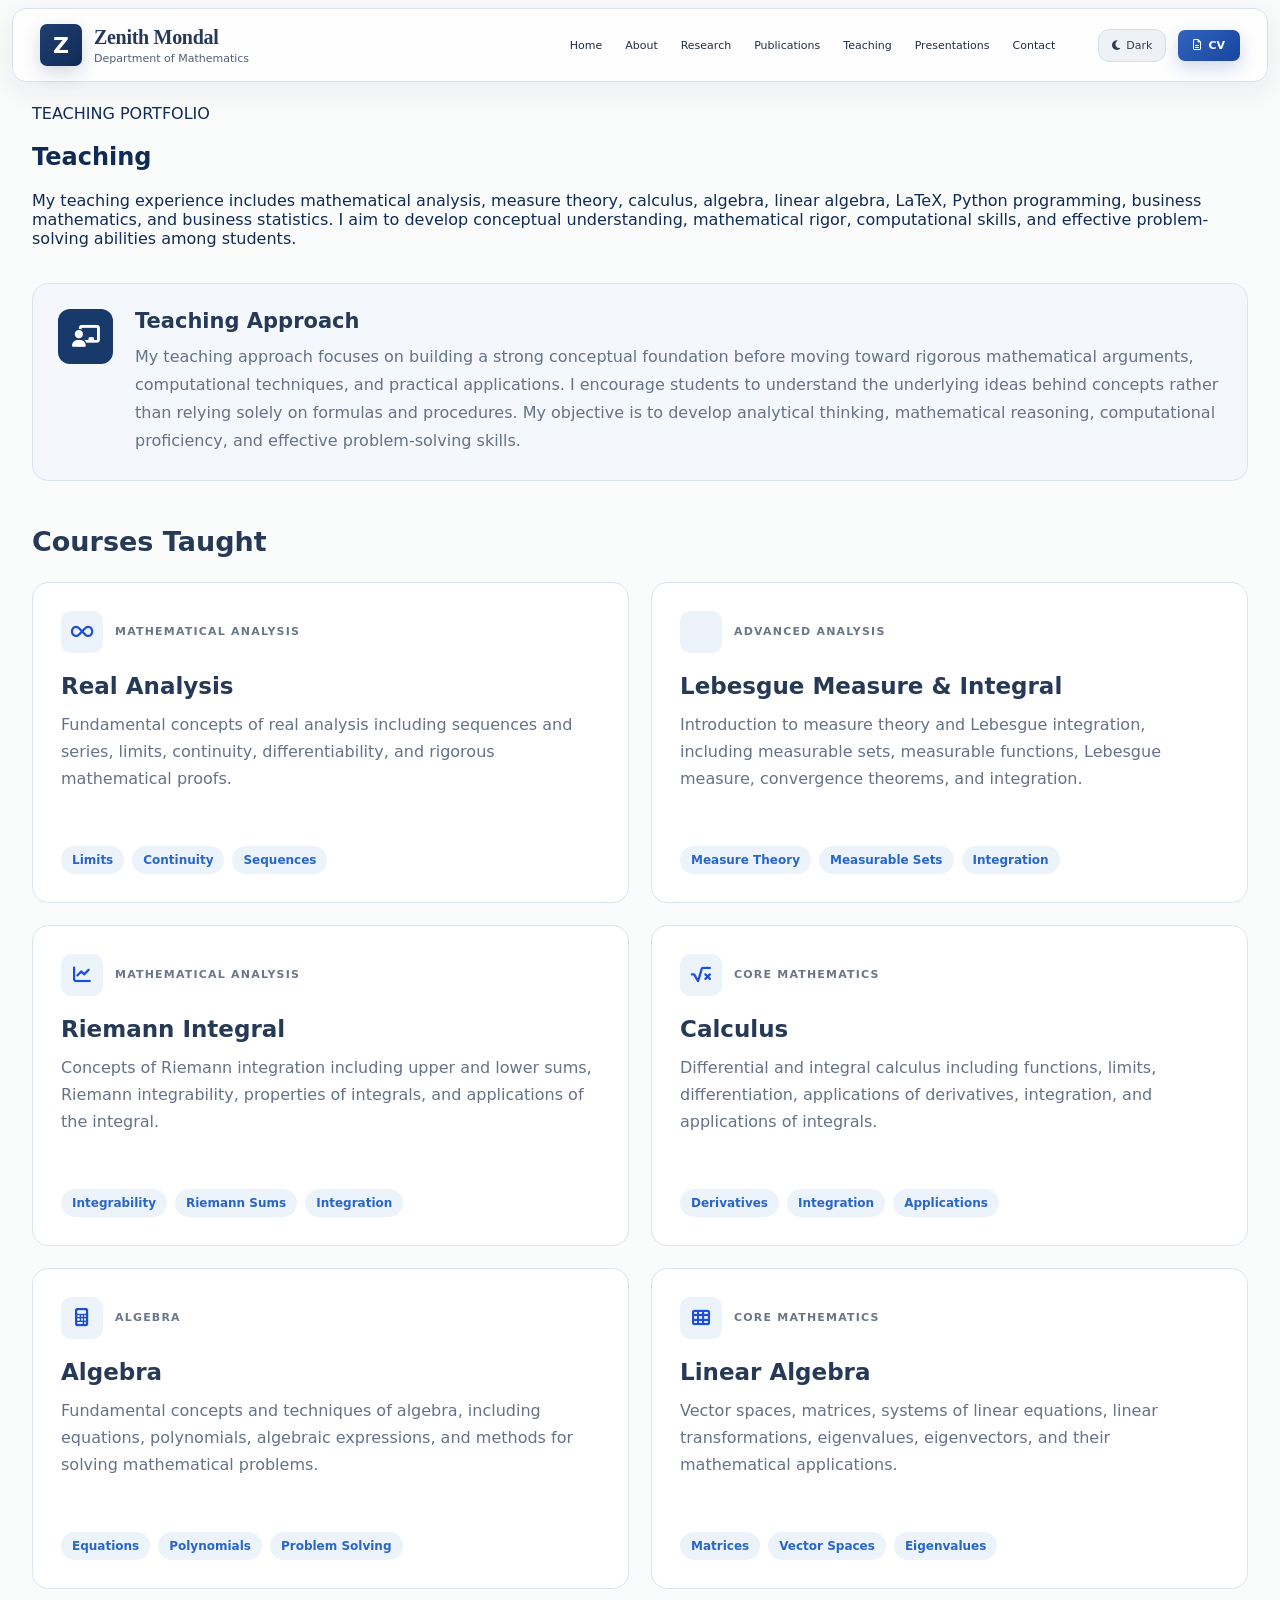
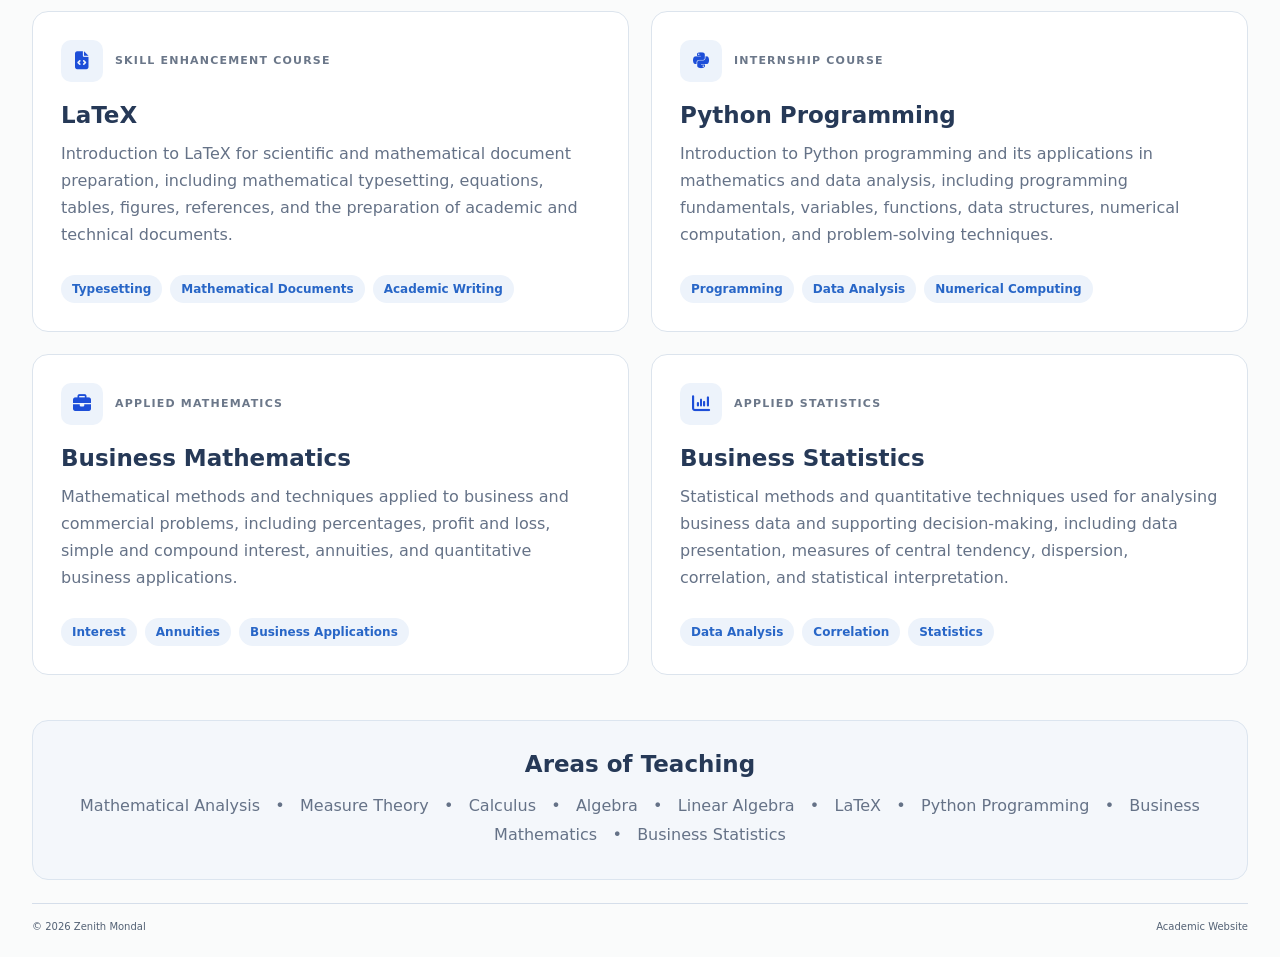
<file: teaching.html>
<!DOCTYPE html>

<html lang="en">

<head>

    <meta charset="UTF-8">

    <meta name="viewport"
          content="width=device-width, initial-scale=1.0">

    <meta name="description"
          content="Teaching experience and courses taught by Zenith Mondal.">

    <title>Teaching | Zenith Mondal</title>


    <!-- Google Fonts -->

    <link rel="preconnect"
          href="https://fonts.googleapis.com">

    <link rel="preconnect"
          href="https://fonts.gstatic.com"
          crossorigin>

    <link href="https://fonts.googleapis.com/css2?family=Inter:wght@400;500;600;700&display=swap"
          rel="stylesheet">


    <!-- Font Awesome -->

    <link rel="stylesheet"
          href="https://cdnjs.cloudflare.com/ajax/libs/font-awesome/6.5.2/css/all.min.css">


    <!-- Main CSS -->

    <link rel="stylesheet"
          href="css/style.css">

</head>


<body>


<!-- =========================
     HEADER
========================= -->

<header class="topbar">

    <!-- BRAND -->

    <a class="brand"
       href="index.html">

        <span class="brand-mark">
            Z
        </span>

        <span>

            <strong>
                Zenith Mondal
            </strong>

            <small>
                Department of Mathematics
            </small>

        </span>

    </a>


    <!-- NAVIGATION -->

    <nav class="nav"
         id="nav">

        <a href="index.html">Home</a>

        <a href="about.html">About</a>

        <a href="research.html">Research</a>

        <a href="publications.html">Publications</a>

        <a href="teaching.html">Teaching</a>

        <a href="presentations.html">Presentations</a>

        <a href="contact.html">Contact</a>

    </nav>


    <!-- ACTION BUTTONS -->

    <div class="top-actions">

        <!-- DARK MODE -->

        <button class="theme-btn"
                id="themeToggle"
                aria-label="Toggle dark mode">

            <i class="fa-solid fa-moon"></i>

            <span>Dark</span>

        </button>


        <!-- CV -->

        <a class="cv-btn"
           href="files/CURRICULUM VITAE.pdf"
           target="_blank">

            <i class="fa-regular fa-file-lines"></i>

            <span>CV</span>

        </a>


        <!-- MENU -->

        <button class="menu-btn"
                id="menuToggle"
                aria-label="Open navigation">

            <i class="fa-solid fa-bars"></i>

        </button>

    </div>

</header>



<!-- =========================
     MAIN CONTENT
========================= -->

<main class="shell">


    <!-- PAGE LABEL -->

    <div class="page-heading">

        <span>
            TEACHING PORTFOLIO
        </span>

    </div>


    <!-- MAIN CARD -->

    <section class="page-card">


        <!-- TITLE -->

        <h1>Teaching</h1>


        <!-- INTRODUCTION -->

        <p class="lead">

            My teaching experience includes mathematical analysis,
            measure theory, calculus, algebra, linear algebra,
            LaTeX, Python programming, business mathematics,
            and business statistics. I aim to develop conceptual
            understanding, mathematical rigor, computational skills,
            and effective problem-solving abilities among students.

        </p>


        <!-- =========================
             TEACHING APPROACH
        ========================= -->

        <div class="teaching-intro">

            <div class="teaching-icon">

                <i class="fa-solid fa-chalkboard-user"></i>

            </div>


            <div>

                <h2>Teaching Approach</h2>

                <p>

                    My teaching approach focuses on building a strong
                    conceptual foundation before moving toward rigorous
                    mathematical arguments, computational techniques,
                    and practical applications. I encourage students
                    to understand the underlying ideas behind concepts
                    rather than relying solely on formulas and procedures.
                    My objective is to develop analytical thinking,
                    mathematical reasoning, computational proficiency,
                    and effective problem-solving skills.

                </p>

            </div>

        </div>


        <!-- =========================
             COURSES TAUGHT
        ========================= -->

        <h2 class="teaching-heading">

            Courses Taught

        </h2>


        <div class="teaching-grid">


            <!-- =====================
                 REAL ANALYSIS
            ====================== -->

            <article class="teaching-card">

                <div class="course-top">

                    <i class="fa-solid fa-infinity"></i>

                    <span>
                        MATHEMATICAL ANALYSIS
                    </span>

                </div>


                <h2>Real Analysis</h2>


                <p>

                    Fundamental concepts of real analysis including
                    sequences and series, limits, continuity,
                    differentiability, and rigorous mathematical
                    proofs.

                </p>


                <div class="course-tags">

                    <span>Limits</span>

                    <span>Continuity</span>

                    <span>Sequences</span>

                </div>

            </article>



            <!-- =====================
                 LEBESGUE MEASURE
            ====================== -->

            <article class="teaching-card">

                <div class="course-top">

                    <i class="fa-solid fa-function"></i>

                    <span>
                        ADVANCED ANALYSIS
                    </span>

                </div>


                <h2>
                    Lebesgue Measure &amp; Integral
                </h2>


                <p>

                    Introduction to measure theory and Lebesgue
                    integration, including measurable sets,
                    measurable functions, Lebesgue measure,
                    convergence theorems, and integration.

                </p>


                <div class="course-tags">

                    <span>Measure Theory</span>

                    <span>Measurable Sets</span>

                    <span>Integration</span>

                </div>

            </article>



            <!-- =====================
                 RIEMANN INTEGRAL
            ====================== -->

            <article class="teaching-card">

                <div class="course-top">

                    <i class="fa-solid fa-chart-line"></i>

                    <span>
                        MATHEMATICAL ANALYSIS
                    </span>

                </div>


                <h2>Riemann Integral</h2>


                <p>

                    Concepts of Riemann integration including
                    upper and lower sums, Riemann integrability,
                    properties of integrals, and applications
                    of the integral.

                </p>


                <div class="course-tags">

                    <span>Integrability</span>

                    <span>Riemann Sums</span>

                    <span>Integration</span>

                </div>

            </article>



            <!-- =====================
                 CALCULUS
            ====================== -->

            <article class="teaching-card">

                <div class="course-top">

                    <i class="fa-solid fa-square-root-variable"></i>

                    <span>
                        CORE MATHEMATICS
                    </span>

                </div>


                <h2>Calculus</h2>


                <p>

                    Differential and integral calculus including
                    functions, limits, differentiation,
                    applications of derivatives, integration,
                    and applications of integrals.

                </p>


                <div class="course-tags">

                    <span>Derivatives</span>

                    <span>Integration</span>

                    <span>Applications</span>

                </div>

            </article>



            <!-- =====================
                 ALGEBRA
            ====================== -->

            <article class="teaching-card">

                <div class="course-top">

                    <i class="fa-solid fa-calculator"></i>

                    <span>
                        ALGEBRA
                    </span>

                </div>


                <h2>Algebra</h2>


                <p>

                    Fundamental concepts and techniques of algebra,
                    including equations, polynomials, algebraic
                    expressions, and methods for solving
                    mathematical problems.

                </p>


                <div class="course-tags">

                    <span>Equations</span>

                    <span>Polynomials</span>

                    <span>Problem Solving</span>

                </div>

            </article>



            <!-- =====================
                 LINEAR ALGEBRA
            ====================== -->

            <article class="teaching-card">

                <div class="course-top">

                    <i class="fa-solid fa-table-cells"></i>

                    <span>
                        CORE MATHEMATICS
                    </span>

                </div>


                <h2>Linear Algebra</h2>


                <p>

                    Vector spaces, matrices, systems of linear
                    equations, linear transformations,
                    eigenvalues, eigenvectors, and their
                    mathematical applications.

                </p>


                <div class="course-tags">

                    <span>Matrices</span>

                    <span>Vector Spaces</span>

                    <span>Eigenvalues</span>

                </div>

            </article>



            <!-- =====================
                 SKILL ENHANCEMENT COURSE - LATEX
            ====================== -->

            <article class="teaching-card">

                <div class="course-top">

                    <i class="fa-solid fa-file-code"></i>

                    <span>
                        SKILL ENHANCEMENT COURSE
                    </span>

                </div>


                <h2>LaTeX</h2>


                <p>

                    Introduction to LaTeX for scientific and
                    mathematical document preparation, including
                    mathematical typesetting, equations, tables,
                    figures, references, and the preparation of
                    academic and technical documents.

                </p>


                <div class="course-tags">

                    <span>Typesetting</span>

                    <span>Mathematical Documents</span>

                    <span>Academic Writing</span>

                </div>

            </article>



            <!-- =====================
                 INTERNSHIP COURSE - PYTHON
            ====================== -->

            <article class="teaching-card">

                <div class="course-top">

                    <i class="fa-brands fa-python"></i>

                    <span>
                        INTERNSHIP COURSE
                    </span>

                </div>


                <h2>Python Programming</h2>


                <p>

                    Introduction to Python programming and its
                    applications in mathematics and data analysis,
                    including programming fundamentals, variables,
                    functions, data structures, numerical computation,
                    and problem-solving techniques.

                </p>


                <div class="course-tags">

                    <span>Programming</span>

                    <span>Data Analysis</span>

                    <span>Numerical Computing</span>

                </div>

            </article>



            <!-- =====================
                 BUSINESS MATHEMATICS
            ====================== -->

            <article class="teaching-card">

                <div class="course-top">

                    <i class="fa-solid fa-briefcase"></i>

                    <span>
                        APPLIED MATHEMATICS
                    </span>

                </div>


                <h2>Business Mathematics</h2>


                <p>

                    Mathematical methods and techniques applied
                    to business and commercial problems,
                    including percentages, profit and loss,
                    simple and compound interest, annuities,
                    and quantitative business applications.

                </p>


                <div class="course-tags">

                    <span>Interest</span>

                    <span>Annuities</span>

                    <span>Business Applications</span>

                </div>

            </article>



            <!-- =====================
                 BUSINESS STATISTICS
            ====================== -->

            <article class="teaching-card">

                <div class="course-top">

                    <i class="fa-solid fa-chart-column"></i>

                    <span>
                        APPLIED STATISTICS
                    </span>

                </div>


                <h2>Business Statistics</h2>


                <p>

                    Statistical methods and quantitative techniques
                    used for analysing business data and supporting
                    decision-making, including data presentation,
                    measures of central tendency, dispersion,
                    correlation, and statistical interpretation.

                </p>


                <div class="course-tags">

                    <span>Data Analysis</span>

                    <span>Correlation</span>

                    <span>Statistics</span>

                </div>

            </article>


        </div>



        <!-- =========================
             AREAS OF TEACHING
        ========================= -->

        <div class="teaching-footer">

            <h2>
                Areas of Teaching
            </h2>


            <p>

                Mathematical Analysis
                &nbsp; • &nbsp;

                Measure Theory
                &nbsp; • &nbsp;

                Calculus
                &nbsp; • &nbsp;

                Algebra
                &nbsp; • &nbsp;

                Linear Algebra
                &nbsp; • &nbsp;

                LaTeX
                &nbsp; • &nbsp;

                Python Programming
                &nbsp; • &nbsp;

                Business Mathematics
                &nbsp; • &nbsp;

                Business Statistics

            </p>

        </div>


    </section>


</main>



<!-- =========================
     FOOTER
========================= -->

<footer>

    <span>

        ©
        <span id="year"></span>

        Zenith Mondal

    </span>


    <span>
        Academic Website
    </span>


</footer>



<!-- JAVASCRIPT -->

<script src="js/script.js"></script>


</body>

</html>
</file>
<file: css/style.css>
/* =========================================
   GLOBAL
========================================= */

* {
    box-sizing: border-box;
}

html {
    scroll-behavior: smooth;
}

body {
    font-family:
        "Aptos",
        "Segoe UI",
        system-ui,
        -apple-system,
        BlinkMacSystemFont,
        sans-serif;


    background:
        #fafbfb;

    color:
        #102b55;

    transition:
        background .3s,
        color .3s;
}

a {
    color: inherit;
}


/* =========================================
   NAVBAR
========================================= */

.topbar {

    margin:
        4px 6px 32px;

    min-height:
        110px;

    padding:
        18px 40px;

    display:
        flex;

    align-items:
        center;

    background:
        rgba(255,255,255,.78);

    border:
        1px solid #d8e1ec;

    border-radius:
        14px;

    box-shadow:
        0 8px 30px
        rgba(31,45,70,.08);
}


/* =========================================
   BRAND
========================================= */

.brand {

    display:
        flex;

    align-items:
        center;

    gap:
        18px;

    text-decoration:
        none;

    min-width:
        330px;
}


.brand-mark {

    width:
        62px;

    height:
        62px;

    display:
        grid;

    place-items:
        center;

    border-radius:
        10px;

    background:
        linear-gradient(
            135deg,
            #203e70,
            #102b57
        );

    color:
        white;

    font-size:
        32px;

    font-weight:
        700;

    box-shadow:
        0 7px 18px
        rgba(20,50,100,.18);
}


.brand strong {

    display:
        block;

    font-family:
        Georgia,
        serif;

    font-size:
        29px;

    color:
        #263957;

    letter-spacing:
        -.4px;
}


.brand small {

    display:
        block;

    margin-top:
        5px;

    font-size:
        16px;

    color:
        #536074;
}


/* =========================================
   NAVIGATION
========================================= */

.nav {

    display:
        flex;

    align-items:
        center;

    gap:
        34px;

    margin-left:
        auto;
}


.nav a {

    position:
        relative;

    padding:
        15px 0;

    text-decoration:
        none;

    color:
        #202d41;

    font-size:
        16px;

    font-weight:
        500;

    transition:
        color .2s;
}


.nav a:hover {

    color:
        #2157ad;
}


/* ACTIVE PAGE */

.nav a.active::after {

    content:
        "";

    position:
        absolute;

    bottom:
        -12px;

    left:
        0;

    width:
        100%;

    height:
        2px;

    background:
        #2358ad;
}


/* =========================================
   ACTIONS
========================================= */

.top-actions {

    display:
        flex;

    align-items:
        center;

    gap:
        18px;

    margin-left:
        45px;
}


.theme-btn {

    border:
        1px solid #d8e0ea;

    background:
        #eef2f7;

    color:
        #2f3d52;

    padding:
        13px 20px;

    border-radius:
        16px;

    cursor:
        pointer;

    font:
        inherit;

    display:
        flex;

    align-items:
        center;

    gap:
        9px;

    transition:
        .2s;
}


.theme-btn:hover {

    transform:
        translateY(-2px);
}


.cv-btn {

    display:
        flex;

    align-items:
        center;

    gap:
        10px;

    padding:
        14px 23px;

    text-decoration:
        none;

    color:
        white;

    font-weight:
        600;

    border-radius:
        10px;

    background:
        linear-gradient(
            135deg,
            #3263bd,
            #17469f
        );

    box-shadow:
        0 7px 18px
        rgba(35,88,173,.22);

    transition:
        .2s;
}


.cv-btn:hover {

    transform:
        translateY(-2px);
}


/* MOBILE MENU */

.menu-btn {

    display:
        none;

    border:
        none;

    background:
        transparent;

    font-size:
        25px;

    cursor:
        pointer;
}


/* =========================================
   MAIN CONTAINER
========================================= */

.shell {

    width:
        calc(100% - 70px);

    margin:
        auto;
}


/* =========================================
   HERO
========================================= */

.hero-card {

    display:
        grid;

    grid-template-columns:
        345px
        1fr;

    gap:
        40px;

    padding:
        38px 48px;

    background:
         #e6f0f5;

    border:
        1px solid #dce4ee;

    border-radius:
        14px;

    box-shadow:
        0 10px 30px
        rgba(30,45,70,.08);
}


/* =========================================
   LEFT SIDEBAR
========================================= */

.profile-wrap {

    padding-right:
        36px;

    border-right:
        1px solid  #e6f0f5;

    display:
        flex;

    flex-direction:
        column;

    align-items:
        center;
}


/* PROFILE PHOTO */

.profile-image-box {

    width:
        145px;

    height:
        145px;

    margin-bottom:
        28px;

    border-radius:
        50%;

    padding:
        8px;

    border:
        1px solid #06abf1;
}


.profile-photo {

    width:
        100%;

    height:
        100%;

    object-fit:
        cover;

    border-radius:
        50%;

    display:
        block;
}


/* =========================================
   CONTACT
========================================= */

.contact-list {

    width:
        100%;

    display:
        flex;

    flex-direction:
        column;

    gap:
        17px;

    color:
        #0a2e65;

    font-size:
        15px;
}


.contact-list a,
.contact-list div {

    display:
        flex;

    align-items:
        flex-start;

    gap:
        15px;

    text-decoration:
        none;

    line-height:
        1.6;
}


.contact-list i {

    width:
        20px;

    margin-top:
        5px;

    color:
        #29384f;
}


.contact-list a:hover {

    color:
        #2157ad;
}


/* =========================================
   DIVIDER
========================================= */

.sidebar-divider {

    width:
        100%;

    height:
        1px;

    background:
        #d9e1eb;

    margin:
        25px 0;
}


/* =========================================
   ONLINE
========================================= */

.online-title {

    width:
        100%;

    font-size:
        16px;

    font-weight:
        600;

    color:
        #2d3b50;
}


.social-row {

    width:
        100%;

    display:
        flex;

    gap:
        22px;

    margin-top:
        17px;

    justify-content:
        center;
}


.social-row a {

    width:
        48px;

    height:
        48px;

    border-radius:
        50%;

    display:
        grid;

    place-items:
        center;

    text-decoration:
        none;

    color:
        rgb(252, 249, 249);

    font-weight:
        600;

    font-size:
        18px;

    transition:
        .2s;
}


.social-row a:hover {

    transform:
        translateY(-4px);

    box-shadow:
        0 10px 20px
        rgba(0,0,0,.15);
}


/* GOOGLE */

.social-row .scholar {

    background:
        #3973c4;
}


/* ORCID */

.social-row .orcid {

    background:
        #79a52b;
}


/* RESEARCHGATE */

.social-row .researchgate {

    background:
        #1d9a91;
}


/* =========================================
   HERO CONTENT
========================================= */

.hero-content {

    padding-top:
        4px;
}


.hero-label {

    color:
        #036476;

    font-size:
        16px;

    font-weight:
        700;

    letter-spacing:
        1.5px;

    text-transform:
        uppercase;

    margin-bottom:
        18px;
}


/* NAME */

.hero-content h1 {

    font-family:
        Georgia,
        "Times New Roman",
        serif;

    font-size:
        70px;

    line-height:
        1;

    margin:
        0;

    color:
        #102b55;

    letter-spacing:
        -2px;
}


/* BLUE LINE */

.name-line {

    width:
        58px;

    height:
        3px;

    background:
     #102b55;
;

    margin:
        30px 0 22px;
}


/* POSITION */

.subtitle {

    font-size:
        23px;

    font-weight:
        600;

    color:
                #102b55;

    margin:
        0 0 8px;
}


.hero-content h3 {

    font-size:
        22px;

    font-weight:
        600;

    margin:
        0 0 5px;

    color:
                #102b55;
}


.muted {

    margin:
        0;

    font-size:
        20px;

    color:
        #102b55;
}


/* =========================================
   RESEARCH STATEMENT
========================================= */

.research-statement {

    max-width:
        650px;

    margin:
        28px 0 34px;

    font-size:
        25px;

    line-height:
        1.65;

    color:
        #102b55;
}


/* =========================================
   RESEARCH AREAS
========================================= */

.section-block {

    margin:
        0;
}


.eyebrow {

    font-size:
        25px;

    font-weight:
        700;

    letter-spacing:
        1.5px;

    text-transform:
        uppercase;

    color:
        #016667;
}


.tags {

    display:
        grid;

    grid-template-columns:
        repeat(4,1fr);

    gap:
        16px;

    margin-top:
        16px;
}


.tags span {

    min-height:
        50px;

    display:
        flex;

    align-items:
        center;

    justify-content:
        center;

    gap:
        10px;

    text-align:
        center;

    padding:
        12px 15px;

    border:
        1px solid #cfd9e6;

    border-radius:
        14px;

    background:
        #102b55;

    color:
        #f6f8f9;

    font-size:
        20px;

    box-shadow:
        0 5px 12px
        rgba(30,45,70,.04);

    transition:
        .2s;
}


.tags span:hover {

    transform:
        translateY(-3px);

    border-color:
        #315fb9;

    box-shadow:
        0 9px 20px
        rgba(30,45,70,.08);
}


.tags i {

    color:
        #f3f3f4;

    font-size:
        17px;
}


/* =========================================
   INFORMATION CARDS
========================================= */

.content-grid {

    display:
        grid;

    grid-template-columns:
        repeat(3,1fr);

    gap:
        26px;

    margin-top:
        30px;
}


.info-card {

    display:
        flex;

    gap:
        22px;

    padding:
        25px 28px;

    min-height:
        195px;

    background:
         #e6f0f5;

    border:
        1px solid #dbe3ee;

    border-radius:
        14px;

    box-shadow:
        0 8px 24px
        rgba(30,45,70,.06);

    transition:
        .25s;
}


.info-card:hover {

    transform:
        translateY(-5px);

    box-shadow:
        0 14px 30px
        rgba(30,45,70,.10);
}


/* CARD ICON */

.card-icon {

    flex-shrink:
        0;

    width:
        58px;

    height:
        58px;

    display:
        grid;

    place-items:
        center;

    border-radius:
        9px;

    background:
        linear-gradient(
            135deg,
            #244579,
            #102b55
        );

    color:
        white;

    font-size:
        24px;

    box-shadow:
        0 6px 15px
        rgba(25,55,100,.15);
}


.card-content {

    flex:
        1;
}


.info-card h2 {

    font-family:
        Georgia,
        serif;

    font-size:
        26px;

    color:
        #263957;

    margin:
        2px 0 7px;
}


.info-card p {

    margin:
        0 0 22px;

    font-size:
        15px;

    line-height:
        1.65;

    color:
        #526075;
}


.arrow-link {

    display:
        inline-flex;

    align-items:
        center;

    gap:
        10px;

    text-decoration:
        none;

    font-size:
        15px;

    font-weight:
        600;

    color:
        #21519c;
}


.arrow-link:hover {

    color:
        #1d4ed8;
}


.arrow-link i {

    transition:
        .2s;
}


.arrow-link:hover i {

    transform:
        translateX(5px);
}


/* =========================================
   FOOTER
========================================= */

footer {

    width:
        calc(100% - 70px);

    margin:
        35px auto 0;

    padding:
        25px 0;

    display:
        flex;

    justify-content:
        space-between;

    color:
        #536174;

    border-top:
        1px solid #d5deea;

    font-size:
        15px;
}


/* =========================================
   DARK MODE
========================================= */

body.dark {

    background:
        #101722;

    color:
        #e8eef7;
}


body.dark .topbar,
body.dark .hero-card,
body.dark .info-card {

    background:
        #172130;

    border-color:
        #2d394b;
}


body.dark .brand strong {

    color:
        #eef3fa;
}


body.dark .brand small {

    color:
        #9eabbc;
}


body.dark .nav a {

    color:
        #e5ebf4;
}


body.dark .profile-wrap {

    border-color:
        #2e3b4e;
}


body.dark .contact-list {

    color:
        #aeb9c8;
}


body.dark .contact-list i {

    color:
        #c3ccda;
}


body.dark .sidebar-divider {

    background:
        #2e3b4e;
}


body.dark .online-title {

    color:
        #e5ebf4;
}


body.dark .hero-content h1 {

    color:
        #f5f5f4;
}


body.dark .subtitle,
body.dark .hero-content h3 {

    color:
        #d5deea;
}


body.dark .muted,
body.dark .research-statement {

    color:
        #aab6c6;
}


body.dark .eyebrow {

    color:
        #b6c2d2;
}


body.dark .tags span {

    background:
        #1d2a3a;

    border-color:
        #334155;

    color:
        #dce5f0;
}


body.dark .info-card h2 {

    color:
        #edf2f8;
}


body.dark .info-card p {

    color:
        #a9b5c4;
}


body.dark footer {

    color:
        #9eabbc;

    border-color:
        #2d394b;
}


/* =========================================
   TABLET
========================================= */

@media(max-width:1200px) {

    .topbar {

        padding:
            18px 25px;
    }


    .brand {

        min-width:
            auto;
    }


    .nav {

        gap:
            18px;
    }


    .top-actions {

        margin-left:
            22px;
    }


    .hero-card {

        grid-template-columns:
            300px
            1fr;

        padding:
            32px;
    }


    .tags {

        grid-template-columns:
            repeat(2,1fr);
    }


    .hero-content h1 {

        font-size:
            58px;
    }


    .content-grid {

        gap:
            18px;
    }


    .info-card {

        padding:
            22px;
    }
}


/* =========================================
   MOBILE
========================================= */

@media(max-width:1100px) {


    .topbar {

        margin:
            10px;

        min-height:
            auto;

        padding:
            14px 16px;

        position:
            relative;
    }


    .brand {

        gap:
            10px;
    }


    .brand-mark {

        width:
            50px;

        height:
            50px;

        font-size:
            26px;
    }


    .brand strong {

        font-size:
            21px;
    }


    .brand small {

        font-size:
            12px;
    }


    /* MOBILE NAV */

    .nav {

        display:
            none;

        position:
            absolute;

        top:
            75px;

        right:
            12px;

        width:
            240px;

        flex-direction:
            column;

        align-items:
            stretch;

        gap:
            0;

        padding:
            10px;

        background:
            white;

        border:
            1px solid #d8e0eb;

        border-radius:
            14px;

        box-shadow:
            0 18px 45px
            rgba(30,45,70,.16);

        z-index:
            100;
    }


    .nav.open {

        display:
            flex;
    }


    .nav a {

        padding:
            13px 12px;

        border-radius:
            8px;
    }


    .nav a:hover {

        background:
            #eef3fb;
    }


    .nav a.active::after {

        display:
            none;
    }


    .menu-btn {

        display:
            block;
    }


    .top-actions {

        margin-left:
            auto;

        gap:
            8px;
    }


    .theme-btn span,
    .cv-btn span {

        display:
            none;
    }


    .theme-btn {

        padding:
            11px;
    }


    .cv-btn {

        padding:
            12px 14px;
    }


    /* MAIN */

    .shell {

        width:
            calc(100% - 24px);
    }


    /* HERO */

    .hero-card {

        display:
            block;

        padding:
            28px 20px;
    }


    .profile-wrap {

        padding-right:
            0;

        padding-bottom:
            28px;

        border-right:
            none;

        border-bottom:
            1px solid #d9e1eb;
    }


    .hero-content {

        margin-top:
            30px;
    }


    .hero-content h1 {

        font-size:
            48px;
    }


    .subtitle {

        font-size:
            20px;
    }


    .hero-content h3 {

        font-size:
            19px;
    }


    .muted {

        font-size:
            17px;
    }


    .research-statement {

        font-size:
            17px;
    }


    /* CARDS */

    .content-grid {

        grid-template-columns:
            1fr;

        gap:
            18px;
    }


    footer {

        width:
            calc(100% - 24px);

        flex-direction:
            column;

        gap:
            10px;
    }
}


/* =========================================
   SMALL MOBILE
========================================= */

@media(max-width:500px) {


    .brand small {

        display:
            none;
    }


    .cv-btn {

        display:
            none;
    }


    .hero-content h1 {

        font-size:
            39px;
    }


    .hero-label {

        font-size:
            12px;
    }


    .tags {

        grid-template-columns:
            1fr;
    }


    .info-card {

        gap:
            16px;

        padding:
            20px;
    }


    .card-icon {

        width:
            52px;

        height:
            52px;

        font-size:
            20px;
    }


    .info-card h2 {

        font-size:
            23px;
    }
}

/* =========================================
   PUBLICATIONS PAGE
========================================= */

.pub {

    display: flex;

    align-items: flex-start;

    gap: 28px;

    padding: 30px 0;

    border-top: 1px solid #dce4ed;
}


.pub:first-of-type {

    margin-top: 30px;
}


.pub-year {

    min-width: 70px;

    padding: 8px 12px;

    text-align: center;

    background: linear-gradient(
        135deg,
        #244579,
        #102b55
    );

    color: white;

    border-radius: 8px;

    font-weight: 700;

    font-size: 15px;
}


.pub h2 {

    font-family: Georgia, serif;

    font-size: 22px;

    line-height: 1.4;

    color: #263957;

    margin: 0 0 12px;
}


.pub p {

    color: #657287;

    line-height: 1.7;

    margin: 0 0 15px;
}


.pub a {

    display: inline-flex;

    align-items: center;

    gap: 8px;

    color: #2866c7;

    text-decoration: none;

    font-weight: 600;
}


.pub a:hover {

    text-decoration: underline;
}


/* =========================================
   DARK MODE
========================================= */

body.dark .pub {

    border-color: #2d394b;
}


body.dark .pub h2 {

    color: #e6edf6;
}


body.dark .pub p {

    color: #aeb9c8;
}


/* =========================================
   MOBILE
========================================= */

@media(max-width:600px) {

    .pub {

        flex-direction: column;

        gap: 15px;

        padding: 25px 0;
    }


    .pub-year {

        min-width: auto;

        width: 70px;
    }


    .pub h2 {

        font-size: 19px;
    }

}

/* =========================================
   PRESENTATIONS PAGE
========================================= */

.event {

    display: flex;

    align-items: flex-start;

    gap: 28px;

    padding: 30px 0;

    border-top: 1px solid #dce4ed;
}


.event:first-of-type {

    margin-top: 30px;
}


/* YEAR BADGE */

.event-year {

    min-width: 70px;

    padding: 8px 12px;

    text-align: center;

    background: linear-gradient(
        135deg,
        #244579,
        #102b55
    );

    color: white;

    border-radius: 8px;

    font-weight: 700;

    font-size: 15px;
}


/* EVENT TITLE */

.event h2 {

    font-family: Georgia, serif;

    font-size: 23px;

    line-height: 1.4;

    color: #263957;

    margin: 0 0 15px;
}


/* EVENT DESCRIPTION */

.event p {

    margin: 0;

    color: #657287;

    line-height: 1.7;
}


.event p strong {

    color: #3a4d6b;
}


.event p i {

    color: #2866c7;

    margin-right: 6px;
}


/* =========================================
   DARK MODE
========================================= */

body.dark .event {

    border-color: #2d394b;
}


body.dark .event h2 {

    color: #e6edf6;
}


body.dark .event p {

    color: #aeb9c8;
}


body.dark .event p strong {

    color: #d5dfeb;
}


/* =========================================
   MOBILE
========================================= */

@media(max-width:600px) {

    .event {

        flex-direction: column;

        gap: 15px;

        padding: 25px 0;
    }


    .event-year {

        min-width: auto;

        width: 70px;
    }


    .event h2 {

        font-size: 20px;
    }

}

/* =========================================
   TEACHING PAGE
========================================= */


/* TEACHING INTRO */

.teaching-intro {

    display: flex;

    align-items: flex-start;

    gap: 22px;

    padding: 25px;

    margin-top: 35px;

    background: #f4f7fb;

    border: 1px solid #dce5ef;

    border-radius: 16px;
}


/* ICON */

.teaching-icon {

    width: 55px;

    height: 55px;

    flex-shrink: 0;

    display: grid;

    place-items: center;

    background: #173a6b;

    color: white;

    border-radius: 12px;

    font-size: 22px;
}


/* INTRO TITLE */

.teaching-intro h2 {

    margin: 0 0 10px;

    font-size: 21px;

    color: #263957;
}


/* INTRO TEXT */

.teaching-intro p {

    margin: 0;

    color: #657287;

    line-height: 1.75;
}


/* SECTION HEADING */

.teaching-heading {

    margin-top: 45px;

    margin-bottom: 25px;

    font-size: 27px;

    color: #263957;
}


/* =========================================
   TEACHING GRID
========================================= */

.teaching-grid {

    display: grid;

    grid-template-columns: repeat(2, 1fr);

    gap: 22px;
}


/* COURSE CARD */

.teaching-card {

    padding: 28px;

    background: #ffffff;

    border: 1px solid #dce4ed;

    border-radius: 16px;

    transition: .25s;

    position: relative;
}


.teaching-card:hover {

    transform: translateY(-5px);

    box-shadow: 0 15px 35px rgba(30,45,70,.10);
}


/* TOP SECTION */

.course-top {

    display: flex;

    align-items: center;

    gap: 12px;

    margin-bottom: 20px;
}


/* COURSE ICON */

.course-top i {

    width: 42px;

    height: 42px;

    display: grid;

    place-items: center;

    background: #edf3fb;

    color: #1d4ed8;

    border-radius: 10px;

    font-size: 18px;
}


/* COURSE CATEGORY */

.course-top span {

    font-size: 11px;

    font-weight: 700;

    letter-spacing: 1.2px;

    color: #6b7789;
}


/* COURSE TITLE */

.teaching-card h2 {

    margin: 0 0 12px;

    font-size: 23px;

    color: #263957;
}


/* COURSE DESCRIPTION */

.teaching-card p {

    margin: 0;

    color: #657287;

    line-height: 1.7;

    min-height: 115px;
}


/* =========================================
   COURSE TAGS
========================================= */

.course-tags {

    display: flex;

    flex-wrap: wrap;

    gap: 8px;

    margin-top: 20px;
}


.course-tags span {

    padding: 7px 11px;

    background: #edf3fb;

    border-radius: 20px;

    color: #2866c7;

    font-size: 12px;

    font-weight: 600;
}


/* =========================================
   TEACHING FOOTER
========================================= */

.teaching-footer {

    margin-top: 45px;

    padding: 30px;

    text-align: center;

    background: #f4f7fb;

    border-radius: 16px;

    border: 1px solid #dce5ef;
}


.teaching-footer h2 {

    margin: 0 0 15px;

    font-size: 23px;

    color: #263957;
}


.teaching-footer p {

    margin: 0;

    color: #657287;

    line-height: 1.8;
}


/* =========================================
   DARK MODE
========================================= */

body.dark .teaching-intro,

body.dark .teaching-footer {

    background: #1b2736;

    border-color: #334155;
}


body.dark .teaching-card {

    background: #172130;

    border-color: #334155;
}


body.dark .teaching-card h2,

body.dark .teaching-heading,

body.dark .teaching-intro h2,

body.dark .teaching-footer h2 {

    color: #e6edf6;
}


body.dark .teaching-card p,

body.dark .teaching-intro p,

body.dark .teaching-footer p {

    color: #aeb9c8;
}


body.dark .course-top i {

    background: #243447;
}


body.dark .course-tags span {

    background: #243447;

    color: #7eb2ff;
}


/* =========================================
   MOBILE
========================================= */

@media(max-width:700px) {


    .teaching-grid {

        grid-template-columns: 1fr;

    }


    .teaching-intro {

        flex-direction: column;

    }


    .teaching-card {

        padding: 22px;

    }


    .teaching-card p {

        min-height: auto;

    }


}
/* ========================================
   IMPROVED RESPONSIVE HEADER
======================================== */

.topbar {
    display: flex;
    align-items: center;
    gap: 20px;
}

.brand {
    flex-shrink: 0;
}

.nav {
    display: flex;
    position: static;
    width: auto;
    background: transparent;
    border: none;
    box-shadow: none;
    padding: 0;
    margin-left: auto;
    flex-direction: row;
    gap: 8px;
}

.nav a {
    padding: 10px 12px;
    white-space: nowrap;
}

.menu-btn {
    display: none;
}

.top-actions {
    margin-left: 0;
    flex-shrink: 0;
}


/* Medium screens */

@media (max-width: 1100px) {

    .nav {
        gap: 2px;
    }

    .nav a {
        padding: 8px 8px;
        font-size: 14px;
    }

    .theme-btn {
        padding: 10px 12px;
    }

    .cv-btn {
        padding: 10px 14px;
    }

}


/* Tablet and Mobile */

@media (max-width: 850px) {

    .topbar {
        position: relative;
    }

    .nav {
        display: none;
        position: absolute;
        right: 18px;
        top: 82px;
        width: 240px;
        background: #ffffff;
        border: 1px solid #d8e0eb;
        border-radius: 18px;
        padding: 10px;
        box-shadow: 0 18px 45px rgba(30,45,70,.16);
        z-index: 100;
    }

    .nav.open {
        display: flex;
        flex-direction: column;
    }

    .nav a {
        padding: 12px 14px;
        font-size: 16px;
    }

    .menu-btn {
        display: block;
    }

    .theme-btn span,
    .cv-btn span {
        display: none;
    }

    .theme-btn {
        padding: 11px;
    }

    .cv-btn {
        padding: 11px 13px;
    }

}

/* =========================================
   COMPACT DESKTOP SCALE
   Makes 100% browser zoom visually closer
   to the previous 67% zoom appearance.
   Desktop only.
========================================= */

@media (min-width: 1101px) {

    .topbar {
        margin: 3px 4px 22px;
        min-height: 74px;
        padding: 12px 27px;
        gap: 13px;
    }

    .brand {
        min-width: 221px;
        gap: 12px;
    }

    .brand-mark {
        width: 42px;
        height: 42px;
        font-size: 22px;
        border-radius: 7px;
    }

    .brand strong {
        font-size: 20px;
        letter-spacing: -.3px;
    }

    .brand small {
        margin-top: 3px;
        font-size: 11px;
    }

    .nav {
        gap: 23px;
    }

    .nav a {
        padding: 10px 0;
        font-size: 11px;
    }

    .nav a.active::after {
        bottom: -8px;
        height: 2px;
    }

    .top-actions {
        gap: 12px;
        margin-left: 30px;
    }

    .theme-btn {
        padding: 9px 13px;
        border-radius: 11px;
        gap: 6px;
        font-size: 11px;
    }

    .cv-btn {
        padding: 9px 15px;
        border-radius: 7px;
        gap: 7px;
        font-size: 11px;
    }

    .menu-btn {
        font-size: 18px;
    }

    .shell {
        width: calc(100% - 48px);
    }

    .hero-card {
        grid-template-columns: 231px 1fr;
        gap: 27px;
        padding: 25px 32px;
        border-radius: 10px;
    }

    .profile-wrap {
        padding-right: 24px;
    }

    .profile-image-box {
        width: 97px;
        height: 97px;
        margin-bottom: 19px;
        padding: 5px;
    }

    .contact-list {
        gap: 11px;
        font-size: 10px;
    }

    .contact-list a,
    .contact-list div {
        gap: 10px;
        line-height: 1.55;
    }

    .contact-list i {
        width: 14px;
        margin-top: 3px;
    }

    .sidebar-divider {
        margin: 17px 0;
    }

    .online-title {
        font-size: 11px;
    }

    .social-row {
        gap: 15px;
        margin-top: 11px;
    }

    .social-row a {
        width: 32px;
        height: 32px;
        font-size: 12px;
    }

    .hero-content {
        padding-top: 3px;
    }

    .hero-label {
        font-size: 11px;
        letter-spacing: 1px;
        margin-bottom: 12px;
    }

    .hero-content h1 {
        font-size: 47px;
        letter-spacing: -1.3px;
    }

    .name-line {
        width: 39px;
        height: 2px;
        margin: 20px 0 15px;
    }

    .subtitle {
        font-size: 15px;
        margin-bottom: 5px;
    }

    .hero-content h3 {
        font-size: 15px;
        margin-bottom: 3px;
    }

    .muted {
        font-size: 13px;
    }

    .research-statement {
        max-width: 435px;
        margin: 19px 0 23px;
        font-size: 13px;
        line-height: 1.65;
    }

    .eyebrow {
        font-size: 9px;
        letter-spacing: 1px;
    }

    .tags {
        gap: 11px;
        margin-top: 11px;
    }

    .tags span {
        min-height: 34px;
        padding: 8px 10px;
        border-radius: 9px;
        gap: 7px;
        font-size: 9px;
    }

    .tags i {
        font-size: 11px;
    }

    .content-grid {
        gap: 18px;
        margin-top: 20px;
    }

    .info-card {
        gap: 15px;
        padding: 17px 19px;
        min-height: 131px;
        border-radius: 10px;
    }

    .card-icon {
        width: 39px;
        height: 39px;
        border-radius: 6px;
        font-size: 16px;
    }

    .info-card h2 {
        font-size: 18px;
        margin: 1px 0 5px;
    }

    .info-card p {
        margin-bottom: 15px;
        font-size: 10px;
        line-height: 1.65;
    }

    .arrow-link {
        gap: 7px;
        font-size: 10px;
    }

    footer {
        width: calc(100% - 48px);
        margin-top: 23px;
        padding: 17px 0;
        font-size: 10px;
    }
}

.links-box {
    display: flex;
    flex-direction: column;
    gap: 12px;
}
</file>
